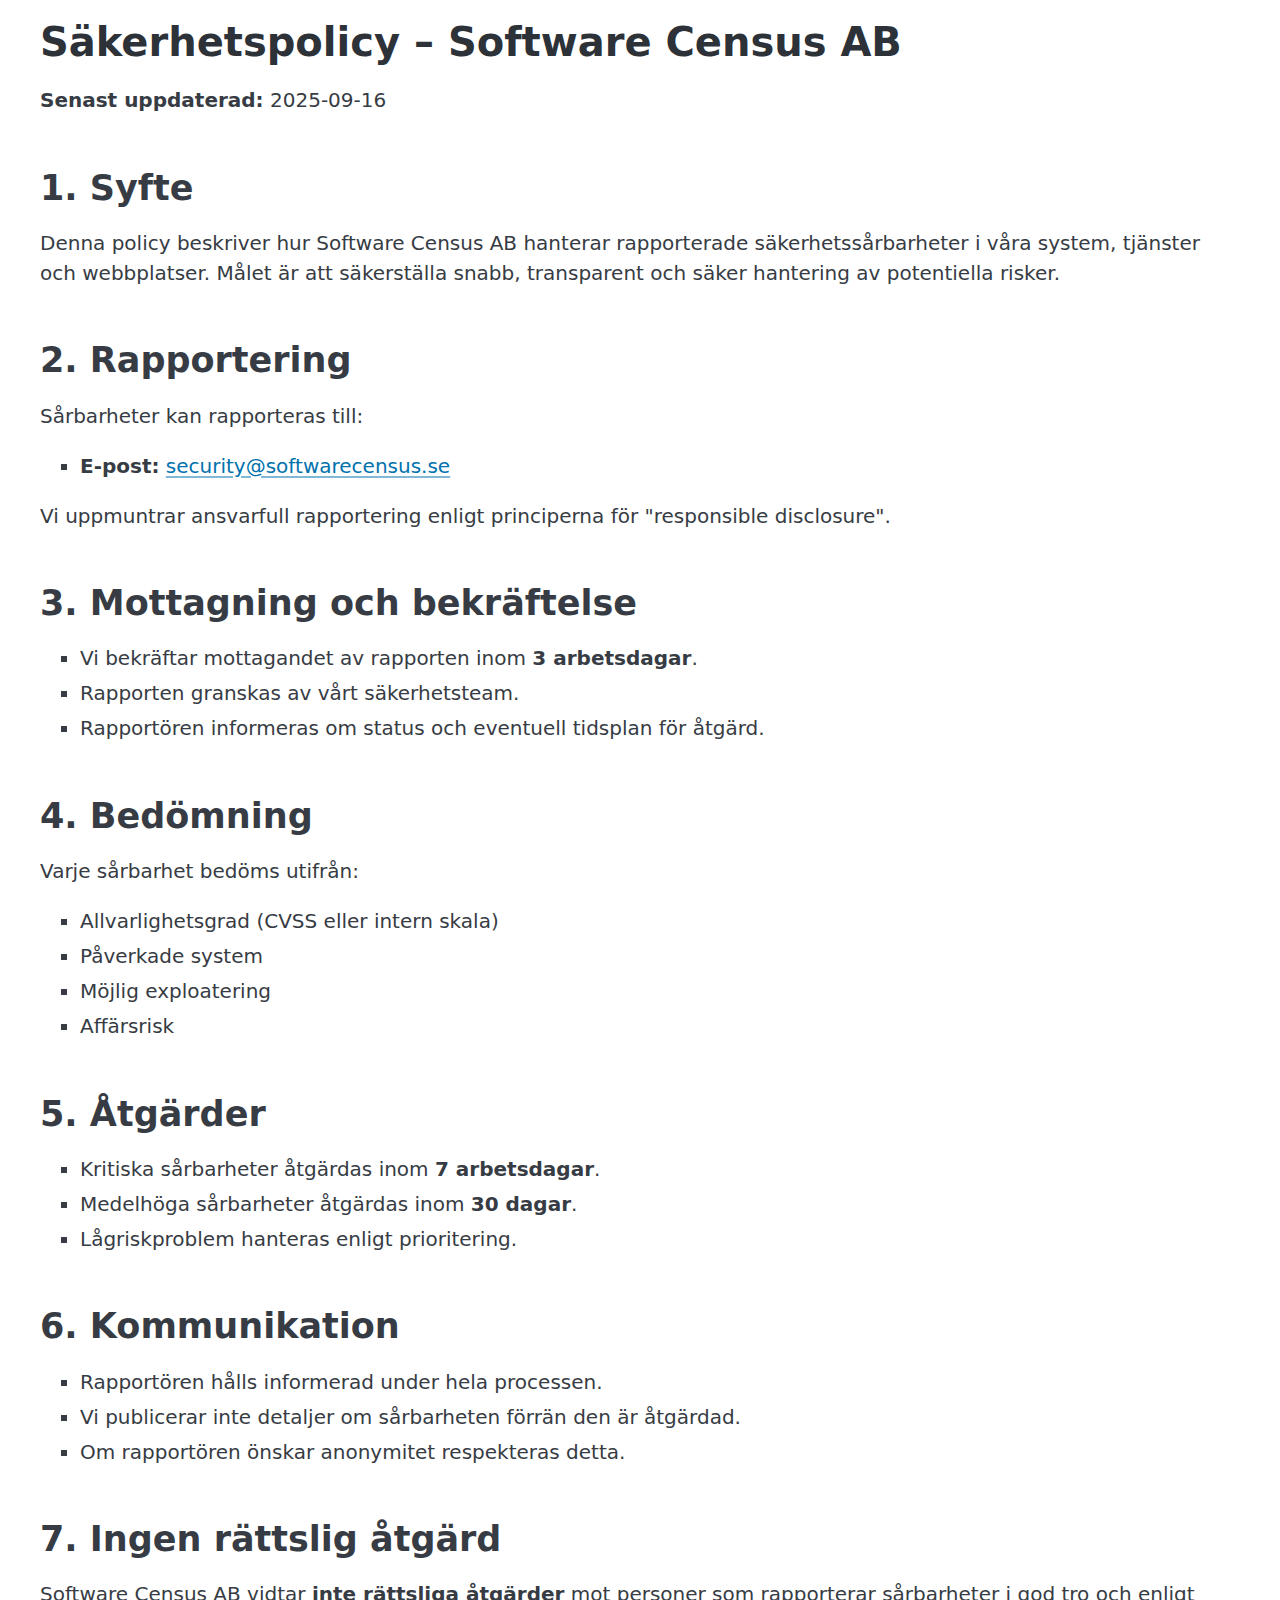
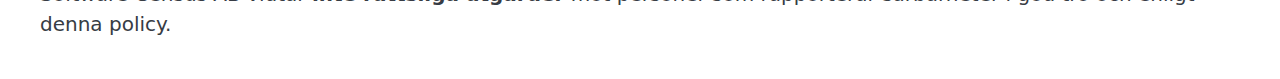
<file: security-policy.html>
<!DOCTYPE html>
<html lang="sv">
<head>
  <meta charset="UTF-8">
  <meta name="viewport" content="width=device-width, initial-scale=1">
  <title>Säkerhetspolicy – Software Census</title>
  <link rel="stylesheet" href="css/pico.min.css">
</head>
  <body>
    <main class="container">

      <h1>Säkerhetspolicy – Software Census AB</h1>
        <p><strong>Senast uppdaterad:</strong> 2025-09-16</p>

        <h2>1. Syfte</h2>
        <p>Denna policy beskriver hur Software Census AB hanterar rapporterade säkerhetssårbarheter i våra system, tjänster och webbplatser. Målet är att säkerställa snabb, transparent och säker hantering av potentiella risker.</p>

        <h2>2. Rapportering</h2>
        <p>Sårbarheter kan rapporteras till:</p>
        <ul>
          <li><strong>E-post:</strong> <a href="mailto:security@softwarecensus.se">security@softwarecensus.se</a></li>
        </ul>
        <p>Vi uppmuntrar ansvarfull rapportering enligt principerna för "responsible disclosure".</p>

        <h2>3. Mottagning och bekräftelse</h2>
        <ul>
          <li>Vi bekräftar mottagandet av rapporten inom <strong>3 arbetsdagar</strong>.</li>
          <li>Rapporten granskas av vårt säkerhetsteam.</li>
          <li>Rapportören informeras om status och eventuell tidsplan för åtgärd.</li>
        </ul>

        <h2>4. Bedömning</h2>
        <p>Varje sårbarhet bedöms utifrån:</p>
        <ul>
          <li>Allvarlighetsgrad (CVSS eller intern skala)</li>
          <li>Påverkade system</li>
          <li>Möjlig exploatering</li>
          <li>Affärsrisk</li>
        </ul>

        <h2>5. Åtgärder</h2>
        <ul>
          <li>Kritiska sårbarheter åtgärdas inom <strong>7 arbetsdagar</strong>.</li>
          <li>Medelhöga sårbarheter åtgärdas inom <strong>30 dagar</strong>.</li>
          <li>Lågriskproblem hanteras enligt prioritering.</li>
        </ul>

        <h2>6. Kommunikation</h2>
        <ul>
          <li>Rapportören hålls informerad under hela processen.</li>
          <li>Vi publicerar inte detaljer om sårbarheten förrän den är åtgärdad.</li>
          <li>Om rapportören önskar anonymitet respekteras detta.</li>
        </ul>

        <h2>7. Ingen rättslig åtgärd</h2>
        <p>Software Census AB vidtar <strong>inte rättsliga åtgärder</strong> mot personer som rapporterar sårbarheter i god tro och enligt denna policy.</p>

    </main>
  </body>
</html>
</file>
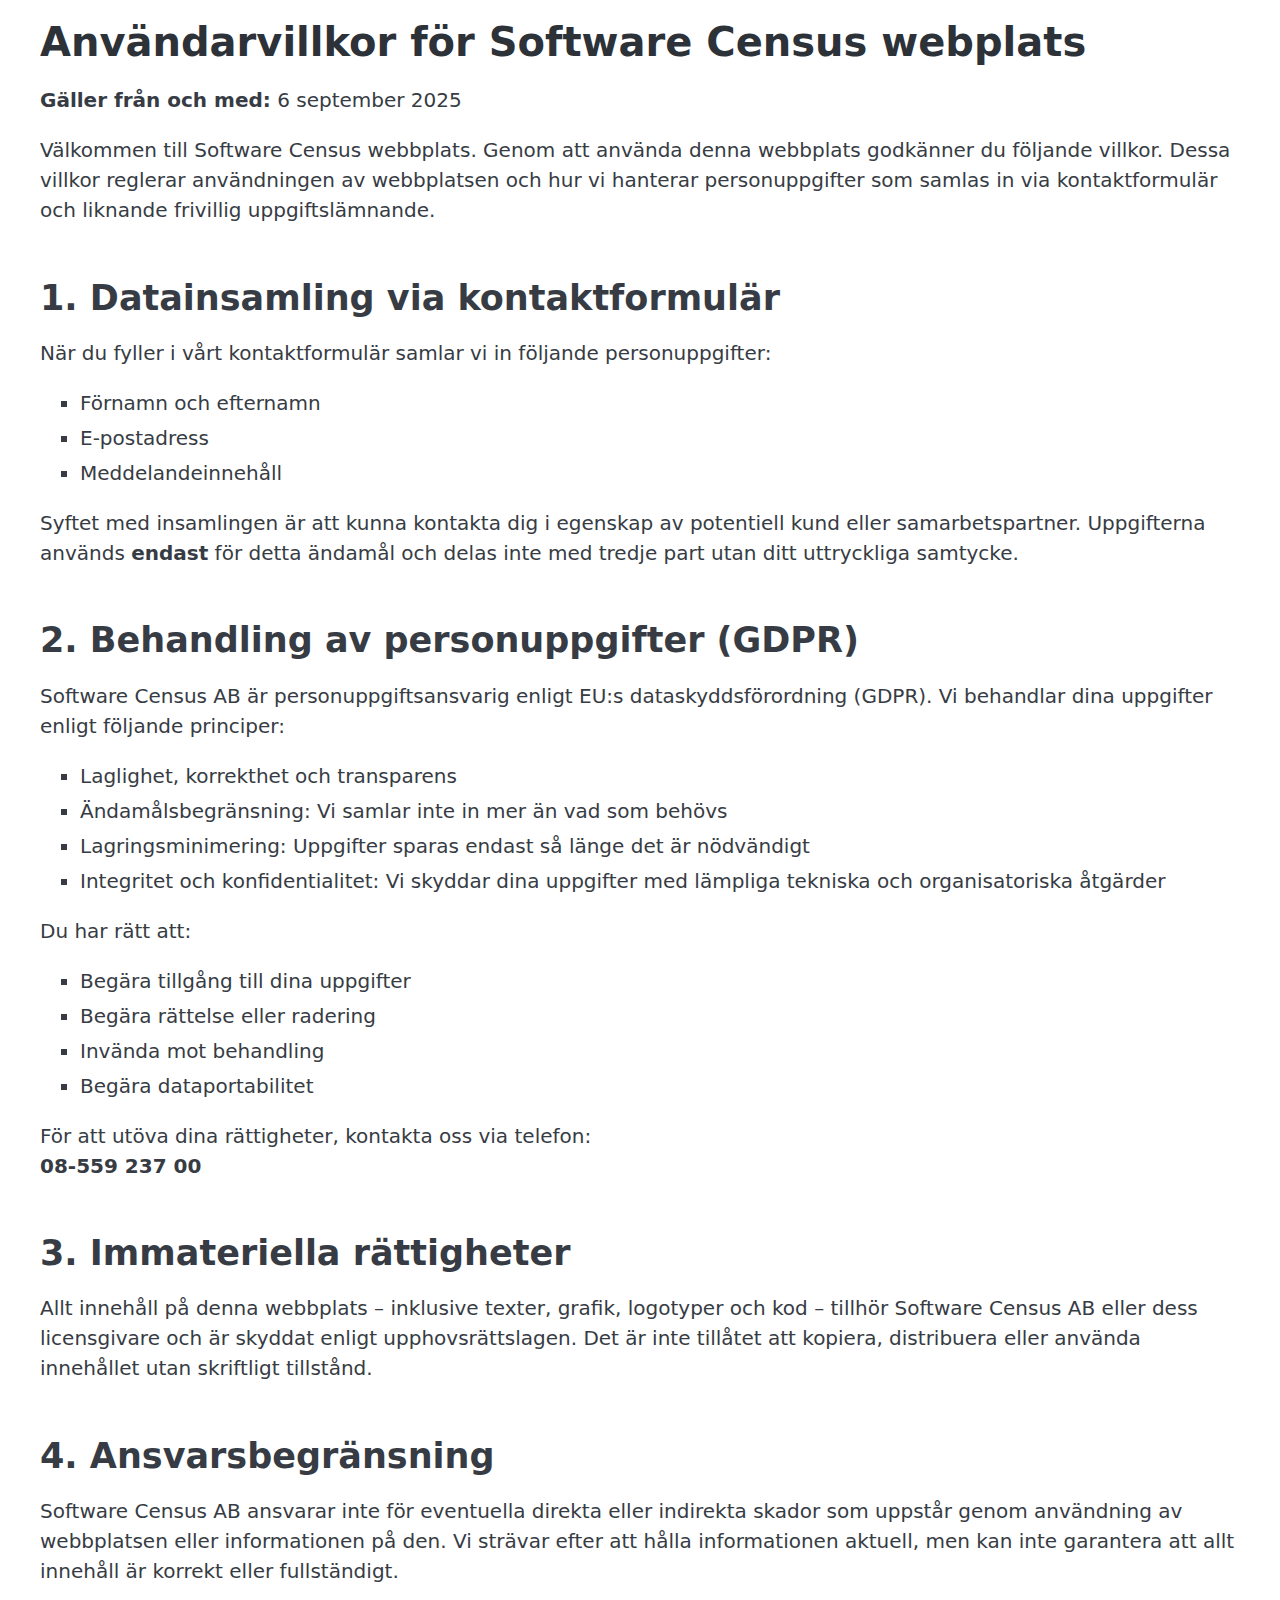
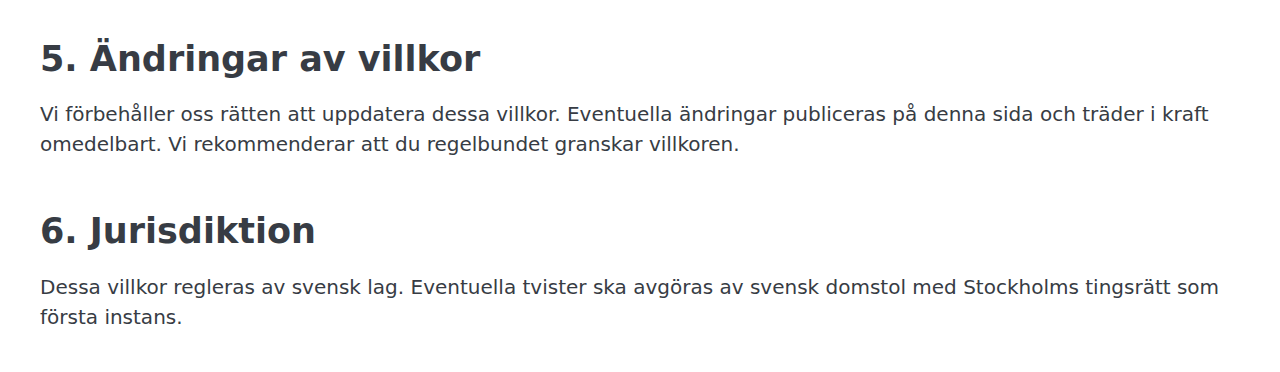
<file: terms.html>
<!DOCTYPE html>
<html lang="sv">
<head>
  <meta charset="UTF-8">
  <meta name="viewport" content="width=device-width, initial-scale=1">
  <title>Användarvillkor – Software Census</title>
  <link rel="stylesheet" href="css/pico.min.css">
</head>
  <body>
    <main class="container">
      <h1>Användarvillkor för Software Census webplats</h1>
      <p><strong>Gäller från och med:</strong> 6 september 2025</p>

      <p>Välkommen till Software Census webbplats. Genom att använda denna webbplats godkänner du följande villkor. Dessa villkor reglerar användningen av webbplatsen och hur vi hanterar personuppgifter som samlas in via kontaktformulär och liknande frivillig uppgiftslämnande.</p>

      <h2>1. Datainsamling via kontaktformulär</h2>
      <p>När du fyller i vårt kontaktformulär samlar vi in följande personuppgifter:</p>
      <ul>
        <li>Förnamn och efternamn</li>
        <li>E-postadress</li>
        <li>Meddelandeinnehåll</li>
      </ul>
      <p>Syftet med insamlingen är att kunna kontakta dig i egenskap av potentiell kund eller samarbetspartner. Uppgifterna används <strong>endast</strong> för detta ändamål och delas inte med tredje part utan ditt uttryckliga samtycke.</p>

      <h2>2. Behandling av personuppgifter (GDPR)</h2>
      <p>Software Census AB är personuppgiftsansvarig enligt EU:s dataskyddsförordning (GDPR). Vi behandlar dina uppgifter enligt följande principer:</p>
      <ul>
        <li>Laglighet, korrekthet och transparens</li>
        <li>Ändamålsbegränsning: Vi samlar inte in mer än vad som behövs</li>
        <li>Lagringsminimering: Uppgifter sparas endast så länge det är nödvändigt</li>
        <li>Integritet och konfidentialitet: Vi skyddar dina uppgifter med lämpliga tekniska och organisatoriska åtgärder</li>
      </ul>
      <p>Du har rätt att:</p>
      <ul>
        <li>Begära tillgång till dina uppgifter</li>
        <li>Begära rättelse eller radering</li>
        <li>Invända mot behandling</li>
        <li>Begära dataportabilitet</li>
      </ul>
      <p>För att utöva dina rättigheter, kontakta oss via telefon:
        <br><b>08-559 237 00</b>
      </p>

      <h2>3. Immateriella rättigheter</h2>
      <p>Allt innehåll på denna webbplats – inklusive texter, grafik, logotyper och kod – tillhör Software Census AB eller dess licensgivare och är skyddat enligt upphovsrättslagen. Det är inte tillåtet att kopiera, distribuera eller använda innehållet utan skriftligt tillstånd.</p>

      <h2>4. Ansvarsbegränsning</h2>
      <p>Software Census AB ansvarar inte för eventuella direkta eller indirekta skador som uppstår genom användning av webbplatsen eller informationen på den. Vi strävar efter att hålla informationen aktuell, men kan inte garantera att allt innehåll är korrekt eller fullständigt.</p>

      <h2>5. Ändringar av villkor</h2>
      <p>Vi förbehåller oss rätten att uppdatera dessa villkor. Eventuella ändringar publiceras på denna sida och träder i kraft omedelbart. Vi rekommenderar att du regelbundet granskar villkoren.</p>

      <h2>6. Jurisdiktion</h2>
      <p>Dessa villkor regleras av svensk lag. Eventuella tvister ska avgöras av svensk domstol med Stockholms tingsrätt som första instans.</p>
    </main>
  </body>
</html>
</file>
<file: css/pico.min.css>
@charset "UTF-8";/*!
 * Pico CSS ✨ v2.1.1 (https://picocss.com)
 * Copyright 2019-2025 - Licensed under MIT
 */:host,:root{--pico-font-family-emoji:"Apple Color Emoji","Segoe UI Emoji","Segoe UI Symbol","Noto Color Emoji";--pico-font-family-sans-serif:system-ui,"Segoe UI",Roboto,Oxygen,Ubuntu,Cantarell,Helvetica,Arial,"Helvetica Neue",sans-serif,var(--pico-font-family-emoji);--pico-font-family-monospace:ui-monospace,SFMono-Regular,"SF Mono",Menlo,Consolas,"Liberation Mono",monospace,var(--pico-font-family-emoji);--pico-font-family:var(--pico-font-family-sans-serif);--pico-line-height:1.5;--pico-font-weight:400;--pico-font-size:100%;--pico-text-underline-offset:0.1rem;--pico-border-radius:0.25rem;--pico-border-width:0.0625rem;--pico-outline-width:0.125rem;--pico-transition:0.2s ease-in-out;--pico-spacing:1rem;--pico-typography-spacing-vertical:1rem;--pico-block-spacing-vertical:var(--pico-spacing);--pico-block-spacing-horizontal:var(--pico-spacing);--pico-grid-column-gap:var(--pico-spacing);--pico-grid-row-gap:var(--pico-spacing);--pico-form-element-spacing-vertical:0.75rem;--pico-form-element-spacing-horizontal:1rem;--pico-group-box-shadow:0 0 0 rgba(0, 0, 0, 0);--pico-group-box-shadow-focus-with-button:0 0 0 var(--pico-outline-width) var(--pico-primary-focus);--pico-group-box-shadow-focus-with-input:0 0 0 0.0625rem var(--pico-form-element-border-color);--pico-modal-overlay-backdrop-filter:blur(0.375rem);--pico-nav-element-spacing-vertical:1rem;--pico-nav-element-spacing-horizontal:0.5rem;--pico-nav-link-spacing-vertical:0.5rem;--pico-nav-link-spacing-horizontal:0.5rem;--pico-nav-breadcrumb-divider:">";--pico-icon-checkbox:url("data:image/svg+xml,%3Csvg xmlns='http://www.w3.org/2000/svg' width='24' height='24' viewBox='0 0 24 24' fill='none' stroke='rgb(255, 255, 255)' stroke-width='4' stroke-linecap='round' stroke-linejoin='round'%3E%3Cpolyline points='20 6 9 17 4 12'%3E%3C/polyline%3E%3C/svg%3E");--pico-icon-minus:url("data:image/svg+xml,%3Csvg xmlns='http://www.w3.org/2000/svg' width='24' height='24' viewBox='0 0 24 24' fill='none' stroke='rgb(255, 255, 255)' stroke-width='4' stroke-linecap='round' stroke-linejoin='round'%3E%3Cline x1='5' y1='12' x2='19' y2='12'%3E%3C/line%3E%3C/svg%3E");--pico-icon-chevron:url("data:image/svg+xml,%3Csvg xmlns='http://www.w3.org/2000/svg' width='24' height='24' viewBox='0 0 24 24' fill='none' stroke='rgb(136, 145, 164)' stroke-width='2' stroke-linecap='round' stroke-linejoin='round'%3E%3Cpolyline points='6 9 12 15 18 9'%3E%3C/polyline%3E%3C/svg%3E");--pico-icon-date:url("data:image/svg+xml,%3Csvg xmlns='http://www.w3.org/2000/svg' width='24' height='24' viewBox='0 0 24 24' fill='none' stroke='rgb(136, 145, 164)' stroke-width='2' stroke-linecap='round' stroke-linejoin='round'%3E%3Crect x='3' y='4' width='18' height='18' rx='2' ry='2'%3E%3C/rect%3E%3Cline x1='16' y1='2' x2='16' y2='6'%3E%3C/line%3E%3Cline x1='8' y1='2' x2='8' y2='6'%3E%3C/line%3E%3Cline x1='3' y1='10' x2='21' y2='10'%3E%3C/line%3E%3C/svg%3E");--pico-icon-time:url("data:image/svg+xml,%3Csvg xmlns='http://www.w3.org/2000/svg' width='24' height='24' viewBox='0 0 24 24' fill='none' stroke='rgb(136, 145, 164)' stroke-width='2' stroke-linecap='round' stroke-linejoin='round'%3E%3Ccircle cx='12' cy='12' r='10'%3E%3C/circle%3E%3Cpolyline points='12 6 12 12 16 14'%3E%3C/polyline%3E%3C/svg%3E");--pico-icon-search:url("data:image/svg+xml,%3Csvg xmlns='http://www.w3.org/2000/svg' width='24' height='24' viewBox='0 0 24 24' fill='none' stroke='rgb(136, 145, 164)' stroke-width='1.5' stroke-linecap='round' stroke-linejoin='round'%3E%3Ccircle cx='11' cy='11' r='8'%3E%3C/circle%3E%3Cline x1='21' y1='21' x2='16.65' y2='16.65'%3E%3C/line%3E%3C/svg%3E");--pico-icon-close:url("data:image/svg+xml,%3Csvg xmlns='http://www.w3.org/2000/svg' width='24' height='24' viewBox='0 0 24 24' fill='none' stroke='rgb(136, 145, 164)' stroke-width='3' stroke-linecap='round' stroke-linejoin='round'%3E%3Cline x1='18' y1='6' x2='6' y2='18'%3E%3C/line%3E%3Cline x1='6' y1='6' x2='18' y2='18'%3E%3C/line%3E%3C/svg%3E");--pico-icon-loading:url("data:image/svg+xml,%3Csvg fill='none' height='24' width='24' viewBox='0 0 24 24' xmlns='http://www.w3.org/2000/svg' %3E%3Cstyle%3E g %7B animation: rotate 2s linear infinite; transform-origin: center center; %7D circle %7B stroke-dasharray: 75,100; stroke-dashoffset: -5; animation: dash 1.5s ease-in-out infinite; stroke-linecap: round; %7D @keyframes rotate %7B 0%25 %7B transform: rotate(0deg); %7D 100%25 %7B transform: rotate(360deg); %7D %7D @keyframes dash %7B 0%25 %7B stroke-dasharray: 1,100; stroke-dashoffset: 0; %7D 50%25 %7B stroke-dasharray: 44.5,100; stroke-dashoffset: -17.5; %7D 100%25 %7B stroke-dasharray: 44.5,100; stroke-dashoffset: -62; %7D %7D %3C/style%3E%3Cg%3E%3Ccircle cx='12' cy='12' r='10' fill='none' stroke='rgb(136, 145, 164)' stroke-width='4' /%3E%3C/g%3E%3C/svg%3E")}@media (min-width:576px){:host,:root{--pico-font-size:106.25%}}@media (min-width:768px){:host,:root{--pico-font-size:112.5%}}@media (min-width:1024px){:host,:root{--pico-font-size:118.75%}}@media (min-width:1280px){:host,:root{--pico-font-size:125%}}@media (min-width:1536px){:host,:root{--pico-font-size:131.25%}}a{--pico-text-decoration:underline}a.contrast,a.secondary{--pico-text-decoration:underline}small{--pico-font-size:0.875em}h1,h2,h3,h4,h5,h6{--pico-font-weight:700}h1{--pico-font-size:2rem;--pico-line-height:1.125;--pico-typography-spacing-top:3rem}h2{--pico-font-size:1.75rem;--pico-line-height:1.15;--pico-typography-spacing-top:2.625rem}h3{--pico-font-size:1.5rem;--pico-line-height:1.175;--pico-typography-spacing-top:2.25rem}h4{--pico-font-size:1.25rem;--pico-line-height:1.2;--pico-typography-spacing-top:1.874rem}h5{--pico-font-size:1.125rem;--pico-line-height:1.225;--pico-typography-spacing-top:1.6875rem}h6{--pico-font-size:1rem;--pico-line-height:1.25;--pico-typography-spacing-top:1.5rem}tfoot td,tfoot th,thead td,thead th{--pico-font-weight:600;--pico-border-width:0.1875rem}code,kbd,pre,samp{--pico-font-family:var(--pico-font-family-monospace)}kbd{--pico-font-weight:bolder}:where(select,textarea),input:not([type=submit],[type=button],[type=reset],[type=checkbox],[type=radio],[type=file]){--pico-outline-width:0.0625rem}[type=search]{--pico-border-radius:5rem}[type=checkbox],[type=radio]{--pico-border-width:0.125rem}[type=checkbox][role=switch]{--pico-border-width:0.1875rem}details.dropdown summary:not([role=button]){--pico-outline-width:0.0625rem}nav details.dropdown summary:focus-visible{--pico-outline-width:0.125rem}[role=search]{--pico-border-radius:5rem}[role=group]:has(button.secondary:focus,[type=submit].secondary:focus,[type=button].secondary:focus,[role=button].secondary:focus),[role=search]:has(button.secondary:focus,[type=submit].secondary:focus,[type=button].secondary:focus,[role=button].secondary:focus){--pico-group-box-shadow-focus-with-button:0 0 0 var(--pico-outline-width) var(--pico-secondary-focus)}[role=group]:has(button.contrast:focus,[type=submit].contrast:focus,[type=button].contrast:focus,[role=button].contrast:focus),[role=search]:has(button.contrast:focus,[type=submit].contrast:focus,[type=button].contrast:focus,[role=button].contrast:focus){--pico-group-box-shadow-focus-with-button:0 0 0 var(--pico-outline-width) var(--pico-contrast-focus)}[role=group] [role=button],[role=group] [type=button],[role=group] [type=submit],[role=group] button,[role=search] [role=button],[role=search] [type=button],[role=search] [type=submit],[role=search] button{--pico-form-element-spacing-horizontal:2rem}details summary[role=button]:not(.outline)::after{filter:brightness(0) invert(1)}[aria-busy=true]:not(input,select,textarea):is(button,[type=submit],[type=button],[type=reset],[role=button]):not(.outline)::before{filter:brightness(0) invert(1)}:host(:not([data-theme=dark])),:root:not([data-theme=dark]),[data-theme=light]{color-scheme:light;--pico-background-color:#fff;--pico-color:#373c44;--pico-text-selection-color:rgba(2, 154, 232, 0.25);--pico-muted-color:#646b79;--pico-muted-border-color:rgb(231, 234, 239.5);--pico-primary:#0172ad;--pico-primary-background:#0172ad;--pico-primary-border:var(--pico-primary-background);--pico-primary-underline:rgba(1, 114, 173, 0.5);--pico-primary-hover:#015887;--pico-primary-hover-background:#02659a;--pico-primary-hover-border:var(--pico-primary-hover-background);--pico-primary-hover-underline:var(--pico-primary-hover);--pico-primary-focus:rgba(2, 154, 232, 0.5);--pico-primary-inverse:#fff;--pico-secondary:#5d6b89;--pico-secondary-background:#525f7a;--pico-secondary-border:var(--pico-secondary-background);--pico-secondary-underline:rgba(93, 107, 137, 0.5);--pico-secondary-hover:#48536b;--pico-secondary-hover-background:#48536b;--pico-secondary-hover-border:var(--pico-secondary-hover-background);--pico-secondary-hover-underline:var(--pico-secondary-hover);--pico-secondary-focus:rgba(93, 107, 137, 0.25);--pico-secondary-inverse:#fff;--pico-contrast:#181c25;--pico-contrast-background:#181c25;--pico-contrast-border:var(--pico-contrast-background);--pico-contrast-underline:rgba(24, 28, 37, 0.5);--pico-contrast-hover:#000;--pico-contrast-hover-background:#000;--pico-contrast-hover-border:var(--pico-contrast-hover-background);--pico-contrast-hover-underline:var(--pico-secondary-hover);--pico-contrast-focus:rgba(93, 107, 137, 0.25);--pico-contrast-inverse:#fff;--pico-box-shadow:0.0145rem 0.029rem 0.174rem rgba(129, 145, 181, 0.01698),0.0335rem 0.067rem 0.402rem rgba(129, 145, 181, 0.024),0.0625rem 0.125rem 0.75rem rgba(129, 145, 181, 0.03),0.1125rem 0.225rem 1.35rem rgba(129, 145, 181, 0.036),0.2085rem 0.417rem 2.502rem rgba(129, 145, 181, 0.04302),0.5rem 1rem 6rem rgba(129, 145, 181, 0.06),0 0 0 0.0625rem rgba(129, 145, 181, 0.015);--pico-h1-color:#2d3138;--pico-h2-color:#373c44;--pico-h3-color:#424751;--pico-h4-color:#4d535e;--pico-h5-color:#5c6370;--pico-h6-color:#646b79;--pico-mark-background-color:rgb(252.5, 230.5, 191.5);--pico-mark-color:#0f1114;--pico-ins-color:rgb(28.5, 105.5, 84);--pico-del-color:rgb(136, 56.5, 53);--pico-blockquote-border-color:var(--pico-muted-border-color);--pico-blockquote-footer-color:var(--pico-muted-color);--pico-button-box-shadow:0 0 0 rgba(0, 0, 0, 0);--pico-button-hover-box-shadow:0 0 0 rgba(0, 0, 0, 0);--pico-table-border-color:var(--pico-muted-border-color);--pico-table-row-stripped-background-color:rgba(111, 120, 135, 0.0375);--pico-code-background-color:rgb(243, 244.5, 246.75);--pico-code-color:#646b79;--pico-code-kbd-background-color:var(--pico-color);--pico-code-kbd-color:var(--pico-background-color);--pico-form-element-background-color:rgb(251, 251.5, 252.25);--pico-form-element-selected-background-color:#dfe3eb;--pico-form-element-border-color:#cfd5e2;--pico-form-element-color:#23262c;--pico-form-element-placeholder-color:var(--pico-muted-color);--pico-form-element-active-background-color:#fff;--pico-form-element-active-border-color:var(--pico-primary-border);--pico-form-element-focus-color:var(--pico-primary-border);--pico-form-element-disabled-opacity:0.5;--pico-form-element-invalid-border-color:rgb(183.5, 105.5, 106.5);--pico-form-element-invalid-active-border-color:rgb(200.25, 79.25, 72.25);--pico-form-element-invalid-focus-color:var(--pico-form-element-invalid-active-border-color);--pico-form-element-valid-border-color:rgb(76, 154.5, 137.5);--pico-form-element-valid-active-border-color:rgb(39, 152.75, 118.75);--pico-form-element-valid-focus-color:var(--pico-form-element-valid-active-border-color);--pico-switch-background-color:#bfc7d9;--pico-switch-checked-background-color:var(--pico-primary-background);--pico-switch-color:#fff;--pico-switch-thumb-box-shadow:0 0 0 rgba(0, 0, 0, 0);--pico-range-border-color:#dfe3eb;--pico-range-active-border-color:#bfc7d9;--pico-range-thumb-border-color:var(--pico-background-color);--pico-range-thumb-color:var(--pico-secondary-background);--pico-range-thumb-active-color:var(--pico-primary-background);--pico-accordion-border-color:var(--pico-muted-border-color);--pico-accordion-active-summary-color:var(--pico-primary-hover);--pico-accordion-close-summary-color:var(--pico-color);--pico-accordion-open-summary-color:var(--pico-muted-color);--pico-card-background-color:var(--pico-background-color);--pico-card-border-color:var(--pico-muted-border-color);--pico-card-box-shadow:var(--pico-box-shadow);--pico-card-sectioning-background-color:rgb(251, 251.5, 252.25);--pico-dropdown-background-color:#fff;--pico-dropdown-border-color:#eff1f4;--pico-dropdown-box-shadow:var(--pico-box-shadow);--pico-dropdown-color:var(--pico-color);--pico-dropdown-hover-background-color:#eff1f4;--pico-loading-spinner-opacity:0.5;--pico-modal-overlay-background-color:rgba(232, 234, 237, 0.75);--pico-progress-background-color:#dfe3eb;--pico-progress-color:var(--pico-primary-background);--pico-tooltip-background-color:var(--pico-contrast-background);--pico-tooltip-color:var(--pico-contrast-inverse);--pico-icon-valid:url("data:image/svg+xml,%3Csvg xmlns='http://www.w3.org/2000/svg' width='24' height='24' viewBox='0 0 24 24' fill='none' stroke='rgb(76, 154.5, 137.5)' stroke-width='2' stroke-linecap='round' stroke-linejoin='round'%3E%3Cpolyline points='20 6 9 17 4 12'%3E%3C/polyline%3E%3C/svg%3E");--pico-icon-invalid:url("data:image/svg+xml,%3Csvg xmlns='http://www.w3.org/2000/svg' width='24' height='24' viewBox='0 0 24 24' fill='none' stroke='rgb(200.25, 79.25, 72.25)' stroke-width='2' stroke-linecap='round' stroke-linejoin='round'%3E%3Ccircle cx='12' cy='12' r='10'%3E%3C/circle%3E%3Cline x1='12' y1='8' x2='12' y2='12'%3E%3C/line%3E%3Cline x1='12' y1='16' x2='12.01' y2='16'%3E%3C/line%3E%3C/svg%3E")}:host(:not([data-theme=dark])) input:is([type=submit],[type=button],[type=reset],[type=checkbox],[type=radio],[type=file]),:root:not([data-theme=dark]) input:is([type=submit],[type=button],[type=reset],[type=checkbox],[type=radio],[type=file]),[data-theme=light] input:is([type=submit],[type=button],[type=reset],[type=checkbox],[type=radio],[type=file]){--pico-form-element-focus-color:var(--pico-primary-focus)}@media only screen and (prefers-color-scheme:dark){:host(:not([data-theme])),:root:not([data-theme]){color-scheme:dark;--pico-background-color:rgb(19, 22.5, 30.5);--pico-color:#c2c7d0;--pico-text-selection-color:rgba(1, 170, 255, 0.1875);--pico-muted-color:#7b8495;--pico-muted-border-color:#202632;--pico-primary:#01aaff;--pico-primary-background:#0172ad;--pico-primary-border:var(--pico-primary-background);--pico-primary-underline:rgba(1, 170, 255, 0.5);--pico-primary-hover:#79c0ff;--pico-primary-hover-background:#017fc0;--pico-primary-hover-border:var(--pico-primary-hover-background);--pico-primary-hover-underline:var(--pico-primary-hover);--pico-primary-focus:rgba(1, 170, 255, 0.375);--pico-primary-inverse:#fff;--pico-secondary:#969eaf;--pico-secondary-background:#525f7a;--pico-secondary-border:var(--pico-secondary-background);--pico-secondary-underline:rgba(150, 158, 175, 0.5);--pico-secondary-hover:#b3b9c5;--pico-secondary-hover-background:#5d6b89;--pico-secondary-hover-border:var(--pico-secondary-hover-background);--pico-secondary-hover-underline:var(--pico-secondary-hover);--pico-secondary-focus:rgba(144, 158, 190, 0.25);--pico-secondary-inverse:#fff;--pico-contrast:#dfe3eb;--pico-contrast-background:#eff1f4;--pico-contrast-border:var(--pico-contrast-background);--pico-contrast-underline:rgba(223, 227, 235, 0.5);--pico-contrast-hover:#fff;--pico-contrast-hover-background:#fff;--pico-contrast-hover-border:var(--pico-contrast-hover-background);--pico-contrast-hover-underline:var(--pico-contrast-hover);--pico-contrast-focus:rgba(207, 213, 226, 0.25);--pico-contrast-inverse:#000;--pico-box-shadow:0.0145rem 0.029rem 0.174rem rgba(7, 8.5, 12, 0.01698),0.0335rem 0.067rem 0.402rem rgba(7, 8.5, 12, 0.024),0.0625rem 0.125rem 0.75rem rgba(7, 8.5, 12, 0.03),0.1125rem 0.225rem 1.35rem rgba(7, 8.5, 12, 0.036),0.2085rem 0.417rem 2.502rem rgba(7, 8.5, 12, 0.04302),0.5rem 1rem 6rem rgba(7, 8.5, 12, 0.06),0 0 0 0.0625rem rgba(7, 8.5, 12, 0.015);--pico-h1-color:#f0f1f3;--pico-h2-color:#e0e3e7;--pico-h3-color:#c2c7d0;--pico-h4-color:#b3b9c5;--pico-h5-color:#a4acba;--pico-h6-color:#8891a4;--pico-mark-background-color:#014063;--pico-mark-color:#fff;--pico-ins-color:#62af9a;--pico-del-color:rgb(205.5, 126, 123);--pico-blockquote-border-color:var(--pico-muted-border-color);--pico-blockquote-footer-color:var(--pico-muted-color);--pico-button-box-shadow:0 0 0 rgba(0, 0, 0, 0);--pico-button-hover-box-shadow:0 0 0 rgba(0, 0, 0, 0);--pico-table-border-color:var(--pico-muted-border-color);--pico-table-row-stripped-background-color:rgba(111, 120, 135, 0.0375);--pico-code-background-color:rgb(26, 30.5, 40.25);--pico-code-color:#8891a4;--pico-code-kbd-background-color:var(--pico-color);--pico-code-kbd-color:var(--pico-background-color);--pico-form-element-background-color:rgb(28, 33, 43.5);--pico-form-element-selected-background-color:#2a3140;--pico-form-element-border-color:#2a3140;--pico-form-element-color:#e0e3e7;--pico-form-element-placeholder-color:#8891a4;--pico-form-element-active-background-color:rgb(26, 30.5, 40.25);--pico-form-element-active-border-color:var(--pico-primary-border);--pico-form-element-focus-color:var(--pico-primary-border);--pico-form-element-disabled-opacity:0.5;--pico-form-element-invalid-border-color:rgb(149.5, 74, 80);--pico-form-element-invalid-active-border-color:rgb(183.25, 63.5, 59);--pico-form-element-invalid-focus-color:var(--pico-form-element-invalid-active-border-color);--pico-form-element-valid-border-color:#2a7b6f;--pico-form-element-valid-active-border-color:rgb(22, 137, 105.5);--pico-form-element-valid-focus-color:var(--pico-form-element-valid-active-border-color);--pico-switch-background-color:#333c4e;--pico-switch-checked-background-color:var(--pico-primary-background);--pico-switch-color:#fff;--pico-switch-thumb-box-shadow:0 0 0 rgba(0, 0, 0, 0);--pico-range-border-color:#202632;--pico-range-active-border-color:#2a3140;--pico-range-thumb-border-color:var(--pico-background-color);--pico-range-thumb-color:var(--pico-secondary-background);--pico-range-thumb-active-color:var(--pico-primary-background);--pico-accordion-border-color:var(--pico-muted-border-color);--pico-accordion-active-summary-color:var(--pico-primary-hover);--pico-accordion-close-summary-color:var(--pico-color);--pico-accordion-open-summary-color:var(--pico-muted-color);--pico-card-background-color:#181c25;--pico-card-border-color:var(--pico-card-background-color);--pico-card-box-shadow:var(--pico-box-shadow);--pico-card-sectioning-background-color:rgb(26, 30.5, 40.25);--pico-dropdown-background-color:#181c25;--pico-dropdown-border-color:#202632;--pico-dropdown-box-shadow:var(--pico-box-shadow);--pico-dropdown-color:var(--pico-color);--pico-dropdown-hover-background-color:#202632;--pico-loading-spinner-opacity:0.5;--pico-modal-overlay-background-color:rgba(7.5, 8.5, 10, 0.75);--pico-progress-background-color:#202632;--pico-progress-color:var(--pico-primary-background);--pico-tooltip-background-color:var(--pico-contrast-background);--pico-tooltip-color:var(--pico-contrast-inverse);--pico-icon-valid:url("data:image/svg+xml,%3Csvg xmlns='http://www.w3.org/2000/svg' width='24' height='24' viewBox='0 0 24 24' fill='none' stroke='rgb(42, 123, 111)' stroke-width='2' stroke-linecap='round' stroke-linejoin='round'%3E%3Cpolyline points='20 6 9 17 4 12'%3E%3C/polyline%3E%3C/svg%3E");--pico-icon-invalid:url("data:image/svg+xml,%3Csvg xmlns='http://www.w3.org/2000/svg' width='24' height='24' viewBox='0 0 24 24' fill='none' stroke='rgb(149.5, 74, 80)' stroke-width='2' stroke-linecap='round' stroke-linejoin='round'%3E%3Ccircle cx='12' cy='12' r='10'%3E%3C/circle%3E%3Cline x1='12' y1='8' x2='12' y2='12'%3E%3C/line%3E%3Cline x1='12' y1='16' x2='12.01' y2='16'%3E%3C/line%3E%3C/svg%3E")}:host(:not([data-theme])) input:is([type=submit],[type=button],[type=reset],[type=checkbox],[type=radio],[type=file]),:root:not([data-theme]) input:is([type=submit],[type=button],[type=reset],[type=checkbox],[type=radio],[type=file]){--pico-form-element-focus-color:var(--pico-primary-focus)}:host(:not([data-theme])) details summary[role=button].contrast:not(.outline)::after,:root:not([data-theme]) details summary[role=button].contrast:not(.outline)::after{filter:brightness(0)}:host(:not([data-theme])) [aria-busy=true]:not(input,select,textarea).contrast:is(button,[type=submit],[type=button],[type=reset],[role=button]):not(.outline)::before,:root:not([data-theme]) [aria-busy=true]:not(input,select,textarea).contrast:is(button,[type=submit],[type=button],[type=reset],[role=button]):not(.outline)::before{filter:brightness(0)}}[data-theme=dark]{color-scheme:dark;--pico-background-color:rgb(19, 22.5, 30.5);--pico-color:#c2c7d0;--pico-text-selection-color:rgba(1, 170, 255, 0.1875);--pico-muted-color:#7b8495;--pico-muted-border-color:#202632;--pico-primary:#01aaff;--pico-primary-background:#0172ad;--pico-primary-border:var(--pico-primary-background);--pico-primary-underline:rgba(1, 170, 255, 0.5);--pico-primary-hover:#79c0ff;--pico-primary-hover-background:#017fc0;--pico-primary-hover-border:var(--pico-primary-hover-background);--pico-primary-hover-underline:var(--pico-primary-hover);--pico-primary-focus:rgba(1, 170, 255, 0.375);--pico-primary-inverse:#fff;--pico-secondary:#969eaf;--pico-secondary-background:#525f7a;--pico-secondary-border:var(--pico-secondary-background);--pico-secondary-underline:rgba(150, 158, 175, 0.5);--pico-secondary-hover:#b3b9c5;--pico-secondary-hover-background:#5d6b89;--pico-secondary-hover-border:var(--pico-secondary-hover-background);--pico-secondary-hover-underline:var(--pico-secondary-hover);--pico-secondary-focus:rgba(144, 158, 190, 0.25);--pico-secondary-inverse:#fff;--pico-contrast:#dfe3eb;--pico-contrast-background:#eff1f4;--pico-contrast-border:var(--pico-contrast-background);--pico-contrast-underline:rgba(223, 227, 235, 0.5);--pico-contrast-hover:#fff;--pico-contrast-hover-background:#fff;--pico-contrast-hover-border:var(--pico-contrast-hover-background);--pico-contrast-hover-underline:var(--pico-contrast-hover);--pico-contrast-focus:rgba(207, 213, 226, 0.25);--pico-contrast-inverse:#000;--pico-box-shadow:0.0145rem 0.029rem 0.174rem rgba(7, 8.5, 12, 0.01698),0.0335rem 0.067rem 0.402rem rgba(7, 8.5, 12, 0.024),0.0625rem 0.125rem 0.75rem rgba(7, 8.5, 12, 0.03),0.1125rem 0.225rem 1.35rem rgba(7, 8.5, 12, 0.036),0.2085rem 0.417rem 2.502rem rgba(7, 8.5, 12, 0.04302),0.5rem 1rem 6rem rgba(7, 8.5, 12, 0.06),0 0 0 0.0625rem rgba(7, 8.5, 12, 0.015);--pico-h1-color:#f0f1f3;--pico-h2-color:#e0e3e7;--pico-h3-color:#c2c7d0;--pico-h4-color:#b3b9c5;--pico-h5-color:#a4acba;--pico-h6-color:#8891a4;--pico-mark-background-color:#014063;--pico-mark-color:#fff;--pico-ins-color:#62af9a;--pico-del-color:rgb(205.5, 126, 123);--pico-blockquote-border-color:var(--pico-muted-border-color);--pico-blockquote-footer-color:var(--pico-muted-color);--pico-button-box-shadow:0 0 0 rgba(0, 0, 0, 0);--pico-button-hover-box-shadow:0 0 0 rgba(0, 0, 0, 0);--pico-table-border-color:var(--pico-muted-border-color);--pico-table-row-stripped-background-color:rgba(111, 120, 135, 0.0375);--pico-code-background-color:rgb(26, 30.5, 40.25);--pico-code-color:#8891a4;--pico-code-kbd-background-color:var(--pico-color);--pico-code-kbd-color:var(--pico-background-color);--pico-form-element-background-color:rgb(28, 33, 43.5);--pico-form-element-selected-background-color:#2a3140;--pico-form-element-border-color:#2a3140;--pico-form-element-color:#e0e3e7;--pico-form-element-placeholder-color:#8891a4;--pico-form-element-active-background-color:rgb(26, 30.5, 40.25);--pico-form-element-active-border-color:var(--pico-primary-border);--pico-form-element-focus-color:var(--pico-primary-border);--pico-form-element-disabled-opacity:0.5;--pico-form-element-invalid-border-color:rgb(149.5, 74, 80);--pico-form-element-invalid-active-border-color:rgb(183.25, 63.5, 59);--pico-form-element-invalid-focus-color:var(--pico-form-element-invalid-active-border-color);--pico-form-element-valid-border-color:#2a7b6f;--pico-form-element-valid-active-border-color:rgb(22, 137, 105.5);--pico-form-element-valid-focus-color:var(--pico-form-element-valid-active-border-color);--pico-switch-background-color:#333c4e;--pico-switch-checked-background-color:var(--pico-primary-background);--pico-switch-color:#fff;--pico-switch-thumb-box-shadow:0 0 0 rgba(0, 0, 0, 0);--pico-range-border-color:#202632;--pico-range-active-border-color:#2a3140;--pico-range-thumb-border-color:var(--pico-background-color);--pico-range-thumb-color:var(--pico-secondary-background);--pico-range-thumb-active-color:var(--pico-primary-background);--pico-accordion-border-color:var(--pico-muted-border-color);--pico-accordion-active-summary-color:var(--pico-primary-hover);--pico-accordion-close-summary-color:var(--pico-color);--pico-accordion-open-summary-color:var(--pico-muted-color);--pico-card-background-color:#181c25;--pico-card-border-color:var(--pico-card-background-color);--pico-card-box-shadow:var(--pico-box-shadow);--pico-card-sectioning-background-color:rgb(26, 30.5, 40.25);--pico-dropdown-background-color:#181c25;--pico-dropdown-border-color:#202632;--pico-dropdown-box-shadow:var(--pico-box-shadow);--pico-dropdown-color:var(--pico-color);--pico-dropdown-hover-background-color:#202632;--pico-loading-spinner-opacity:0.5;--pico-modal-overlay-background-color:rgba(7.5, 8.5, 10, 0.75);--pico-progress-background-color:#202632;--pico-progress-color:var(--pico-primary-background);--pico-tooltip-background-color:var(--pico-contrast-background);--pico-tooltip-color:var(--pico-contrast-inverse);--pico-icon-valid:url("data:image/svg+xml,%3Csvg xmlns='http://www.w3.org/2000/svg' width='24' height='24' viewBox='0 0 24 24' fill='none' stroke='rgb(42, 123, 111)' stroke-width='2' stroke-linecap='round' stroke-linejoin='round'%3E%3Cpolyline points='20 6 9 17 4 12'%3E%3C/polyline%3E%3C/svg%3E");--pico-icon-invalid:url("data:image/svg+xml,%3Csvg xmlns='http://www.w3.org/2000/svg' width='24' height='24' viewBox='0 0 24 24' fill='none' stroke='rgb(149.5, 74, 80)' stroke-width='2' stroke-linecap='round' stroke-linejoin='round'%3E%3Ccircle cx='12' cy='12' r='10'%3E%3C/circle%3E%3Cline x1='12' y1='8' x2='12' y2='12'%3E%3C/line%3E%3Cline x1='12' y1='16' x2='12.01' y2='16'%3E%3C/line%3E%3C/svg%3E")}[data-theme=dark] input:is([type=submit],[type=button],[type=reset],[type=checkbox],[type=radio],[type=file]){--pico-form-element-focus-color:var(--pico-primary-focus)}[data-theme=dark] details summary[role=button].contrast:not(.outline)::after{filter:brightness(0)}[data-theme=dark] [aria-busy=true]:not(input,select,textarea).contrast:is(button,[type=submit],[type=button],[type=reset],[role=button]):not(.outline)::before{filter:brightness(0)}[type=checkbox],[type=radio],[type=range],progress{accent-color:var(--pico-primary)}*,::after,::before{box-sizing:border-box;background-repeat:no-repeat}::after,::before{text-decoration:inherit;vertical-align:inherit}:where(:host),:where(:root){-webkit-tap-highlight-color:transparent;-webkit-text-size-adjust:100%;-moz-text-size-adjust:100%;text-size-adjust:100%;background-color:var(--pico-background-color);color:var(--pico-color);font-weight:var(--pico-font-weight);font-size:var(--pico-font-size);line-height:var(--pico-line-height);font-family:var(--pico-font-family);text-underline-offset:var(--pico-text-underline-offset);text-rendering:optimizeLegibility;overflow-wrap:break-word;-moz-tab-size:4;-o-tab-size:4;tab-size:4}body{width:100%;margin:0}main{display:block}body>footer,body>header,body>main{padding-block:var(--pico-block-spacing-vertical)}section{margin-bottom:var(--pico-block-spacing-vertical)}.container,.container-fluid{width:100%;margin-right:auto;margin-left:auto;padding-right:var(--pico-spacing);padding-left:var(--pico-spacing)}@media (min-width:576px){.container{max-width:510px;padding-right:0;padding-left:0}}@media (min-width:768px){.container{max-width:700px}}@media (min-width:1024px){.container{max-width:950px}}@media (min-width:1280px){.container{max-width:1200px}}@media (min-width:1536px){.container{max-width:1450px}}.grid{grid-column-gap:var(--pico-grid-column-gap);grid-row-gap:var(--pico-grid-row-gap);display:grid;grid-template-columns:1fr}@media (min-width:768px){.grid{grid-template-columns:repeat(auto-fit,minmax(0%,1fr))}}.grid>*{min-width:0}.overflow-auto{overflow:auto}b,strong{font-weight:bolder}sub,sup{position:relative;font-size:.75em;line-height:0;vertical-align:baseline}sub{bottom:-.25em}sup{top:-.5em}address,blockquote,dl,ol,p,pre,table,ul{margin-top:0;margin-bottom:var(--pico-typography-spacing-vertical);color:var(--pico-color);font-style:normal;font-weight:var(--pico-font-weight)}h1,h2,h3,h4,h5,h6{margin-top:0;margin-bottom:var(--pico-typography-spacing-vertical);color:var(--pico-color);font-weight:var(--pico-font-weight);font-size:var(--pico-font-size);line-height:var(--pico-line-height);font-family:var(--pico-font-family)}h1{--pico-color:var(--pico-h1-color)}h2{--pico-color:var(--pico-h2-color)}h3{--pico-color:var(--pico-h3-color)}h4{--pico-color:var(--pico-h4-color)}h5{--pico-color:var(--pico-h5-color)}h6{--pico-color:var(--pico-h6-color)}:where(article,address,blockquote,dl,figure,form,ol,p,pre,table,ul)~:is(h1,h2,h3,h4,h5,h6){margin-top:var(--pico-typography-spacing-top)}p{margin-bottom:var(--pico-typography-spacing-vertical)}hgroup{margin-bottom:var(--pico-typography-spacing-vertical)}hgroup>*{margin-top:0;margin-bottom:0}hgroup>:not(:first-child):last-child{--pico-color:var(--pico-muted-color);--pico-font-weight:unset;font-size:1rem}:where(ol,ul) li{margin-bottom:calc(var(--pico-typography-spacing-vertical) * .25)}:where(dl,ol,ul) :where(dl,ol,ul){margin:0;margin-top:calc(var(--pico-typography-spacing-vertical) * .25)}ul li{list-style:square}mark{padding:.125rem .25rem;background-color:var(--pico-mark-background-color);color:var(--pico-mark-color);vertical-align:baseline}blockquote{display:block;margin:var(--pico-typography-spacing-vertical) 0;padding:var(--pico-spacing);border-right:none;border-left:.25rem solid var(--pico-blockquote-border-color);border-inline-start:0.25rem solid var(--pico-blockquote-border-color);border-inline-end:none}blockquote footer{margin-top:calc(var(--pico-typography-spacing-vertical) * .5);color:var(--pico-blockquote-footer-color)}abbr[title]{border-bottom:1px dotted;text-decoration:none;cursor:help}ins{color:var(--pico-ins-color);text-decoration:none}del{color:var(--pico-del-color)}::-moz-selection{background-color:var(--pico-text-selection-color)}::selection{background-color:var(--pico-text-selection-color)}:where(a:not([role=button])),[role=link]{--pico-color:var(--pico-primary);--pico-background-color:transparent;--pico-underline:var(--pico-primary-underline);outline:0;background-color:var(--pico-background-color);color:var(--pico-color);-webkit-text-decoration:var(--pico-text-decoration);text-decoration:var(--pico-text-decoration);text-decoration-color:var(--pico-underline);text-underline-offset:0.125em;transition:background-color var(--pico-transition),color var(--pico-transition),box-shadow var(--pico-transition),-webkit-text-decoration var(--pico-transition);transition:background-color var(--pico-transition),color var(--pico-transition),text-decoration var(--pico-transition),box-shadow var(--pico-transition);transition:background-color var(--pico-transition),color var(--pico-transition),text-decoration var(--pico-transition),box-shadow var(--pico-transition),-webkit-text-decoration var(--pico-transition)}:where(a:not([role=button])):is([aria-current]:not([aria-current=false]),:hover,:active,:focus),[role=link]:is([aria-current]:not([aria-current=false]),:hover,:active,:focus){--pico-color:var(--pico-primary-hover);--pico-underline:var(--pico-primary-hover-underline);--pico-text-decoration:underline}:where(a:not([role=button])):focus-visible,[role=link]:focus-visible{box-shadow:0 0 0 var(--pico-outline-width) var(--pico-primary-focus)}:where(a:not([role=button])).secondary,[role=link].secondary{--pico-color:var(--pico-secondary);--pico-underline:var(--pico-secondary-underline)}:where(a:not([role=button])).secondary:is([aria-current]:not([aria-current=false]),:hover,:active,:focus),[role=link].secondary:is([aria-current]:not([aria-current=false]),:hover,:active,:focus){--pico-color:var(--pico-secondary-hover);--pico-underline:var(--pico-secondary-hover-underline)}:where(a:not([role=button])).contrast,[role=link].contrast{--pico-color:var(--pico-contrast);--pico-underline:var(--pico-contrast-underline)}:where(a:not([role=button])).contrast:is([aria-current]:not([aria-current=false]),:hover,:active,:focus),[role=link].contrast:is([aria-current]:not([aria-current=false]),:hover,:active,:focus){--pico-color:var(--pico-contrast-hover);--pico-underline:var(--pico-contrast-hover-underline)}a[role=button]{display:inline-block}button{margin:0;overflow:visible;font-family:inherit;text-transform:none}[type=button],[type=reset],[type=submit],button{-webkit-appearance:button}[role=button],[type=button],[type=file]::file-selector-button,[type=reset],[type=submit],button{--pico-background-color:var(--pico-primary-background);--pico-border-color:var(--pico-primary-border);--pico-color:var(--pico-primary-inverse);--pico-box-shadow:var(--pico-button-box-shadow, 0 0 0 rgba(0, 0, 0, 0));padding:var(--pico-form-element-spacing-vertical) var(--pico-form-element-spacing-horizontal);border:var(--pico-border-width) solid var(--pico-border-color);border-radius:var(--pico-border-radius);outline:0;background-color:var(--pico-background-color);box-shadow:var(--pico-box-shadow);color:var(--pico-color);font-weight:var(--pico-font-weight);font-size:1rem;line-height:var(--pico-line-height);text-align:center;text-decoration:none;cursor:pointer;-webkit-user-select:none;-moz-user-select:none;user-select:none;transition:background-color var(--pico-transition),border-color var(--pico-transition),color var(--pico-transition),box-shadow var(--pico-transition)}[role=button]:is(:hover,:active,:focus),[role=button]:is([aria-current]:not([aria-current=false])),[type=button]:is(:hover,:active,:focus),[type=button]:is([aria-current]:not([aria-current=false])),[type=file]::file-selector-button:is(:hover,:active,:focus),[type=file]::file-selector-button:is([aria-current]:not([aria-current=false])),[type=reset]:is(:hover,:active,:focus),[type=reset]:is([aria-current]:not([aria-current=false])),[type=submit]:is(:hover,:active,:focus),[type=submit]:is([aria-current]:not([aria-current=false])),button:is(:hover,:active,:focus),button:is([aria-current]:not([aria-current=false])){--pico-background-color:var(--pico-primary-hover-background);--pico-border-color:var(--pico-primary-hover-border);--pico-box-shadow:var(--pico-button-hover-box-shadow, 0 0 0 rgba(0, 0, 0, 0));--pico-color:var(--pico-primary-inverse)}[role=button]:focus,[role=button]:is([aria-current]:not([aria-current=false])):focus,[type=button]:focus,[type=button]:is([aria-current]:not([aria-current=false])):focus,[type=file]::file-selector-button:focus,[type=file]::file-selector-button:is([aria-current]:not([aria-current=false])):focus,[type=reset]:focus,[type=reset]:is([aria-current]:not([aria-current=false])):focus,[type=submit]:focus,[type=submit]:is([aria-current]:not([aria-current=false])):focus,button:focus,button:is([aria-current]:not([aria-current=false])):focus{--pico-box-shadow:var(--pico-button-hover-box-shadow, 0 0 0 rgba(0, 0, 0, 0)),0 0 0 var(--pico-outline-width) var(--pico-primary-focus)}[type=button],[type=reset],[type=submit]{margin-bottom:var(--pico-spacing)}:is(button,[type=submit],[type=button],[role=button]).secondary,[type=file]::file-selector-button,[type=reset]{--pico-background-color:var(--pico-secondary-background);--pico-border-color:var(--pico-secondary-border);--pico-color:var(--pico-secondary-inverse);cursor:pointer}:is(button,[type=submit],[type=button],[role=button]).secondary:is([aria-current]:not([aria-current=false]),:hover,:active,:focus),[type=file]::file-selector-button:is([aria-current]:not([aria-current=false]),:hover,:active,:focus),[type=reset]:is([aria-current]:not([aria-current=false]),:hover,:active,:focus){--pico-background-color:var(--pico-secondary-hover-background);--pico-border-color:var(--pico-secondary-hover-border);--pico-color:var(--pico-secondary-inverse)}:is(button,[type=submit],[type=button],[role=button]).secondary:focus,:is(button,[type=submit],[type=button],[role=button]).secondary:is([aria-current]:not([aria-current=false])):focus,[type=file]::file-selector-button:focus,[type=file]::file-selector-button:is([aria-current]:not([aria-current=false])):focus,[type=reset]:focus,[type=reset]:is([aria-current]:not([aria-current=false])):focus{--pico-box-shadow:var(--pico-button-hover-box-shadow, 0 0 0 rgba(0, 0, 0, 0)),0 0 0 var(--pico-outline-width) var(--pico-secondary-focus)}:is(button,[type=submit],[type=button],[role=button]).contrast{--pico-background-color:var(--pico-contrast-background);--pico-border-color:var(--pico-contrast-border);--pico-color:var(--pico-contrast-inverse)}:is(button,[type=submit],[type=button],[role=button]).contrast:is([aria-current]:not([aria-current=false]),:hover,:active,:focus){--pico-background-color:var(--pico-contrast-hover-background);--pico-border-color:var(--pico-contrast-hover-border);--pico-color:var(--pico-contrast-inverse)}:is(button,[type=submit],[type=button],[role=button]).contrast:focus,:is(button,[type=submit],[type=button],[role=button]).contrast:is([aria-current]:not([aria-current=false])):focus{--pico-box-shadow:var(--pico-button-hover-box-shadow, 0 0 0 rgba(0, 0, 0, 0)),0 0 0 var(--pico-outline-width) var(--pico-contrast-focus)}:is(button,[type=submit],[type=button],[role=button]).outline,[type=reset].outline{--pico-background-color:transparent;--pico-color:var(--pico-primary);--pico-border-color:var(--pico-primary)}:is(button,[type=submit],[type=button],[role=button]).outline:is([aria-current]:not([aria-current=false]),:hover,:active,:focus),[type=reset].outline:is([aria-current]:not([aria-current=false]),:hover,:active,:focus){--pico-background-color:transparent;--pico-color:var(--pico-primary-hover);--pico-border-color:var(--pico-primary-hover)}:is(button,[type=submit],[type=button],[role=button]).outline.secondary,[type=reset].outline{--pico-color:var(--pico-secondary);--pico-border-color:var(--pico-secondary)}:is(button,[type=submit],[type=button],[role=button]).outline.secondary:is([aria-current]:not([aria-current=false]),:hover,:active,:focus),[type=reset].outline:is([aria-current]:not([aria-current=false]),:hover,:active,:focus){--pico-color:var(--pico-secondary-hover);--pico-border-color:var(--pico-secondary-hover)}:is(button,[type=submit],[type=button],[role=button]).outline.contrast{--pico-color:var(--pico-contrast);--pico-border-color:var(--pico-contrast)}:is(button,[type=submit],[type=button],[role=button]).outline.contrast:is([aria-current]:not([aria-current=false]),:hover,:active,:focus){--pico-color:var(--pico-contrast-hover);--pico-border-color:var(--pico-contrast-hover)}:where(button,[type=submit],[type=reset],[type=button],[role=button])[disabled],:where(fieldset[disabled]) :is(button,[type=submit],[type=button],[type=reset],[role=button]){opacity:.5;pointer-events:none}:where(table){width:100%;border-collapse:collapse;border-spacing:0;text-indent:0}td,th{padding:calc(var(--pico-spacing)/ 2) var(--pico-spacing);border-bottom:var(--pico-border-width) solid var(--pico-table-border-color);background-color:var(--pico-background-color);color:var(--pico-color);font-weight:var(--pico-font-weight);text-align:left;text-align:start}tfoot td,tfoot th{border-top:var(--pico-border-width) solid var(--pico-table-border-color);border-bottom:0}table.striped tbody tr:nth-child(odd) td,table.striped tbody tr:nth-child(odd) th{background-color:var(--pico-table-row-stripped-background-color)}:where(audio,canvas,iframe,img,svg,video){vertical-align:middle}audio,video{display:inline-block}audio:not([controls]){display:none;height:0}:where(iframe){border-style:none}img{max-width:100%;height:auto;border-style:none}:where(svg:not([fill])){fill:currentColor}svg:not(:host),svg:not(:root){overflow:hidden}code,kbd,pre,samp{font-size:.875em;font-family:var(--pico-font-family)}pre code,pre samp{font-size:inherit;font-family:inherit}pre{-ms-overflow-style:scrollbar;overflow:auto}code,kbd,pre,samp{border-radius:var(--pico-border-radius);background:var(--pico-code-background-color);color:var(--pico-code-color);font-weight:var(--pico-font-weight);line-height:initial}code,kbd,samp{display:inline-block;padding:.375rem}pre{display:block;margin-bottom:var(--pico-spacing);overflow-x:auto}pre>code,pre>samp{display:block;padding:var(--pico-spacing);background:0 0;line-height:var(--pico-line-height)}kbd{background-color:var(--pico-code-kbd-background-color);color:var(--pico-code-kbd-color);vertical-align:baseline}figure{display:block;margin:0;padding:0}figure figcaption{padding:calc(var(--pico-spacing) * .5) 0;color:var(--pico-muted-color)}hr{height:0;margin:var(--pico-typography-spacing-vertical) 0;border:0;border-top:1px solid var(--pico-muted-border-color);color:inherit}[hidden],template{display:none!important}canvas{display:inline-block}input,optgroup,select,textarea{margin:0;font-size:1rem;line-height:var(--pico-line-height);font-family:inherit;letter-spacing:inherit}input{overflow:visible}select{text-transform:none}legend{max-width:100%;padding:0;color:inherit;white-space:normal}textarea{overflow:auto}[type=checkbox],[type=radio]{padding:0}::-webkit-inner-spin-button,::-webkit-outer-spin-button{height:auto}[type=search]{-webkit-appearance:textfield;outline-offset:-2px}[type=search]::-webkit-search-decoration{-webkit-appearance:none}::-webkit-file-upload-button{-webkit-appearance:button;font:inherit}::-moz-focus-inner{padding:0;border-style:none}:-moz-focusring{outline:0}:-moz-ui-invalid{box-shadow:none}::-ms-expand{display:none}[type=file],[type=range]{padding:0;border-width:0}input:not([type=checkbox],[type=radio],[type=range]){height:calc(1rem * var(--pico-line-height) + var(--pico-form-element-spacing-vertical) * 2 + var(--pico-border-width) * 2)}fieldset{width:100%;margin:0;margin-bottom:var(--pico-spacing);padding:0;border:0}fieldset legend,label{display:block;margin-bottom:calc(var(--pico-spacing) * .375);color:var(--pico-color);font-weight:var(--pico-form-label-font-weight,var(--pico-font-weight))}fieldset legend{margin-bottom:calc(var(--pico-spacing) * .5)}button[type=submit],input:not([type=checkbox],[type=radio]),select,textarea{width:100%}input:not([type=checkbox],[type=radio],[type=range],[type=file]),select,textarea{-webkit-appearance:none;-moz-appearance:none;appearance:none;padding:var(--pico-form-element-spacing-vertical) var(--pico-form-element-spacing-horizontal)}input,select,textarea{--pico-background-color:var(--pico-form-element-background-color);--pico-border-color:var(--pico-form-element-border-color);--pico-color:var(--pico-form-element-color);--pico-box-shadow:none;border:var(--pico-border-width) solid var(--pico-border-color);border-radius:var(--pico-border-radius);outline:0;background-color:var(--pico-background-color);box-shadow:var(--pico-box-shadow);color:var(--pico-color);font-weight:var(--pico-font-weight);transition:background-color var(--pico-transition),border-color var(--pico-transition),color var(--pico-transition),box-shadow var(--pico-transition)}:where(select,textarea):not([readonly]):is(:active,:focus),input:not([type=submit],[type=button],[type=reset],[type=checkbox],[type=radio],[readonly]):is(:active,:focus){--pico-background-color:var(--pico-form-element-active-background-color)}:where(select,textarea):not([readonly]):is(:active,:focus),input:not([type=submit],[type=button],[type=reset],[role=switch],[readonly]):is(:active,:focus){--pico-border-color:var(--pico-form-element-active-border-color)}:where(select,textarea):not([readonly]):focus,input:not([type=submit],[type=button],[type=reset],[type=range],[type=file],[readonly]):focus{--pico-box-shadow:0 0 0 var(--pico-outline-width) var(--pico-form-element-focus-color)}:where(fieldset[disabled]) :is(input:not([type=submit],[type=button],[type=reset]),select,textarea),input:not([type=submit],[type=button],[type=reset])[disabled],label[aria-disabled=true],select[disabled],textarea[disabled]{opacity:var(--pico-form-element-disabled-opacity);pointer-events:none}label[aria-disabled=true] input[disabled]{opacity:1}:where(input,select,textarea):not([type=checkbox],[type=radio],[type=date],[type=datetime-local],[type=month],[type=time],[type=week],[type=range])[aria-invalid]{padding-right:calc(var(--pico-form-element-spacing-horizontal) + 1.5rem)!important;padding-left:var(--pico-form-element-spacing-horizontal);padding-inline-start:var(--pico-form-element-spacing-horizontal)!important;padding-inline-end:calc(var(--pico-form-element-spacing-horizontal) + 1.5rem)!important;background-position:center right .75rem;background-size:1rem auto;background-repeat:no-repeat}:where(input,select,textarea):not([type=checkbox],[type=radio],[type=date],[type=datetime-local],[type=month],[type=time],[type=week],[type=range])[aria-invalid=false]:not(select){background-image:var(--pico-icon-valid)}:where(input,select,textarea):not([type=checkbox],[type=radio],[type=date],[type=datetime-local],[type=month],[type=time],[type=week],[type=range])[aria-invalid=true]:not(select){background-image:var(--pico-icon-invalid)}:where(input,select,textarea)[aria-invalid=false]{--pico-border-color:var(--pico-form-element-valid-border-color)}:where(input,select,textarea)[aria-invalid=false]:is(:active,:focus){--pico-border-color:var(--pico-form-element-valid-active-border-color)!important}:where(input,select,textarea)[aria-invalid=false]:is(:active,:focus):not([type=checkbox],[type=radio]){--pico-box-shadow:0 0 0 var(--pico-outline-width) var(--pico-form-element-valid-focus-color)!important}:where(input,select,textarea)[aria-invalid=true]{--pico-border-color:var(--pico-form-element-invalid-border-color)}:where(input,select,textarea)[aria-invalid=true]:is(:active,:focus){--pico-border-color:var(--pico-form-element-invalid-active-border-color)!important}:where(input,select,textarea)[aria-invalid=true]:is(:active,:focus):not([type=checkbox],[type=radio]){--pico-box-shadow:0 0 0 var(--pico-outline-width) var(--pico-form-element-invalid-focus-color)!important}[dir=rtl] :where(input,select,textarea):not([type=checkbox],[type=radio]):is([aria-invalid],[aria-invalid=true],[aria-invalid=false]){background-position:center left .75rem}input::-webkit-input-placeholder,input::placeholder,select:invalid,textarea::-webkit-input-placeholder,textarea::placeholder{color:var(--pico-form-element-placeholder-color);opacity:1}input:not([type=checkbox],[type=radio]),select,textarea{margin-bottom:var(--pico-spacing)}select::-ms-expand{border:0;background-color:transparent}select:not([multiple],[size]){padding-right:calc(var(--pico-form-element-spacing-horizontal) + 1.5rem);padding-left:var(--pico-form-element-spacing-horizontal);padding-inline-start:var(--pico-form-element-spacing-horizontal);padding-inline-end:calc(var(--pico-form-element-spacing-horizontal) + 1.5rem);background-image:var(--pico-icon-chevron);background-position:center right .75rem;background-size:1rem auto;background-repeat:no-repeat}select[multiple] option:checked{background:var(--pico-form-element-selected-background-color);color:var(--pico-form-element-color)}[dir=rtl] select:not([multiple],[size]){background-position:center left .75rem}textarea{display:block;resize:vertical}textarea[aria-invalid]{--pico-icon-height:calc(1rem * var(--pico-line-height) + var(--pico-form-element-spacing-vertical) * 2 + var(--pico-border-width) * 2);background-position:top right .75rem!important;background-size:1rem var(--pico-icon-height)!important}:where(input,select,textarea,fieldset,.grid)+small{display:block;width:100%;margin-top:calc(var(--pico-spacing) * -.75);margin-bottom:var(--pico-spacing);color:var(--pico-muted-color)}:where(input,select,textarea,fieldset,.grid)[aria-invalid=false]+small{color:var(--pico-ins-color)}:where(input,select,textarea,fieldset,.grid)[aria-invalid=true]+small{color:var(--pico-del-color)}label>:where(input,select,textarea){margin-top:calc(var(--pico-spacing) * .25)}label:has([type=checkbox],[type=radio]){width:-moz-fit-content;width:fit-content;cursor:pointer}[type=checkbox],[type=radio]{-webkit-appearance:none;-moz-appearance:none;appearance:none;width:1.25em;height:1.25em;margin-top:-.125em;margin-inline-end:.5em;border-width:var(--pico-border-width);vertical-align:middle;cursor:pointer}[type=checkbox]::-ms-check,[type=radio]::-ms-check{display:none}[type=checkbox]:checked,[type=checkbox]:checked:active,[type=checkbox]:checked:focus,[type=radio]:checked,[type=radio]:checked:active,[type=radio]:checked:focus{--pico-background-color:var(--pico-primary-background);--pico-border-color:var(--pico-primary-border);background-image:var(--pico-icon-checkbox);background-position:center;background-size:.75em auto;background-repeat:no-repeat}[type=checkbox]~label,[type=radio]~label{display:inline-block;margin-bottom:0;cursor:pointer}[type=checkbox]~label:not(:last-of-type),[type=radio]~label:not(:last-of-type){margin-inline-end:1em}[type=checkbox]:indeterminate{--pico-background-color:var(--pico-primary-background);--pico-border-color:var(--pico-primary-border);background-image:var(--pico-icon-minus);background-position:center;background-size:.75em auto;background-repeat:no-repeat}[type=radio]{border-radius:50%}[type=radio]:checked,[type=radio]:checked:active,[type=radio]:checked:focus{--pico-background-color:var(--pico-primary-inverse);border-width:.35em;background-image:none}[type=checkbox][role=switch]{--pico-background-color:var(--pico-switch-background-color);--pico-color:var(--pico-switch-color);width:2.25em;height:1.25em;border:var(--pico-border-width) solid var(--pico-border-color);border-radius:1.25em;background-color:var(--pico-background-color);line-height:1.25em}[type=checkbox][role=switch]:not([aria-invalid]){--pico-border-color:var(--pico-switch-background-color)}[type=checkbox][role=switch]:before{display:block;aspect-ratio:1;height:100%;border-radius:50%;background-color:var(--pico-color);box-shadow:var(--pico-switch-thumb-box-shadow);content:"";transition:margin .1s ease-in-out}[type=checkbox][role=switch]:focus{--pico-background-color:var(--pico-switch-background-color);--pico-border-color:var(--pico-switch-background-color)}[type=checkbox][role=switch]:checked{--pico-background-color:var(--pico-switch-checked-background-color);--pico-border-color:var(--pico-switch-checked-background-color);background-image:none}[type=checkbox][role=switch]:checked::before{margin-inline-start:calc(2.25em - 1.25em)}[type=checkbox][role=switch][disabled]{--pico-background-color:var(--pico-border-color)}[type=checkbox][aria-invalid=false]:checked,[type=checkbox][aria-invalid=false]:checked:active,[type=checkbox][aria-invalid=false]:checked:focus,[type=checkbox][role=switch][aria-invalid=false]:checked,[type=checkbox][role=switch][aria-invalid=false]:checked:active,[type=checkbox][role=switch][aria-invalid=false]:checked:focus{--pico-background-color:var(--pico-form-element-valid-border-color)}[type=checkbox]:checked:active[aria-invalid=true],[type=checkbox]:checked:focus[aria-invalid=true],[type=checkbox]:checked[aria-invalid=true],[type=checkbox][role=switch]:checked:active[aria-invalid=true],[type=checkbox][role=switch]:checked:focus[aria-invalid=true],[type=checkbox][role=switch]:checked[aria-invalid=true]{--pico-background-color:var(--pico-form-element-invalid-border-color)}[type=checkbox][aria-invalid=false]:checked,[type=checkbox][aria-invalid=false]:checked:active,[type=checkbox][aria-invalid=false]:checked:focus,[type=checkbox][role=switch][aria-invalid=false]:checked,[type=checkbox][role=switch][aria-invalid=false]:checked:active,[type=checkbox][role=switch][aria-invalid=false]:checked:focus,[type=radio][aria-invalid=false]:checked,[type=radio][aria-invalid=false]:checked:active,[type=radio][aria-invalid=false]:checked:focus{--pico-border-color:var(--pico-form-element-valid-border-color)}[type=checkbox]:checked:active[aria-invalid=true],[type=checkbox]:checked:focus[aria-invalid=true],[type=checkbox]:checked[aria-invalid=true],[type=checkbox][role=switch]:checked:active[aria-invalid=true],[type=checkbox][role=switch]:checked:focus[aria-invalid=true],[type=checkbox][role=switch]:checked[aria-invalid=true],[type=radio]:checked:active[aria-invalid=true],[type=radio]:checked:focus[aria-invalid=true],[type=radio]:checked[aria-invalid=true]{--pico-border-color:var(--pico-form-element-invalid-border-color)}[type=color]::-webkit-color-swatch-wrapper{padding:0}[type=color]::-moz-focus-inner{padding:0}[type=color]::-webkit-color-swatch{border:0;border-radius:calc(var(--pico-border-radius) * .5)}[type=color]::-moz-color-swatch{border:0;border-radius:calc(var(--pico-border-radius) * .5)}input:not([type=checkbox],[type=radio],[type=range],[type=file]):is([type=date],[type=datetime-local],[type=month],[type=time],[type=week]){--pico-icon-position:0.75rem;--pico-icon-width:1rem;padding-right:calc(var(--pico-icon-width) + var(--pico-icon-position));background-image:var(--pico-icon-date);background-position:center right var(--pico-icon-position);background-size:var(--pico-icon-width) auto;background-repeat:no-repeat}input:not([type=checkbox],[type=radio],[type=range],[type=file])[type=time]{background-image:var(--pico-icon-time)}[type=date]::-webkit-calendar-picker-indicator,[type=datetime-local]::-webkit-calendar-picker-indicator,[type=month]::-webkit-calendar-picker-indicator,[type=time]::-webkit-calendar-picker-indicator,[type=week]::-webkit-calendar-picker-indicator{width:var(--pico-icon-width);margin-right:calc(var(--pico-icon-width) * -1);margin-left:var(--pico-icon-position);opacity:0}@-moz-document url-prefix(){[type=date],[type=datetime-local],[type=month],[type=time],[type=week]{padding-right:var(--pico-form-element-spacing-horizontal)!important;background-image:none!important}}[dir=rtl] :is([type=date],[type=datetime-local],[type=month],[type=time],[type=week]){text-align:right}[type=file]{--pico-color:var(--pico-muted-color);margin-left:calc(var(--pico-outline-width) * -1);padding:calc(var(--pico-form-element-spacing-vertical) * .5) 0;padding-left:var(--pico-outline-width);border:0;border-radius:0;background:0 0}[type=file]::file-selector-button{margin-right:calc(var(--pico-spacing)/ 2);padding:calc(var(--pico-form-element-spacing-vertical) * .5) var(--pico-form-element-spacing-horizontal)}[type=file]:is(:hover,:active,:focus)::file-selector-button{--pico-background-color:var(--pico-secondary-hover-background);--pico-border-color:var(--pico-secondary-hover-border)}[type=file]:focus::file-selector-button{--pico-box-shadow:var(--pico-button-hover-box-shadow, 0 0 0 rgba(0, 0, 0, 0)),0 0 0 var(--pico-outline-width) var(--pico-secondary-focus)}[type=range]{-webkit-appearance:none;-moz-appearance:none;appearance:none;width:100%;height:1.25rem;background:0 0}[type=range]::-webkit-slider-runnable-track{width:100%;height:.375rem;border-radius:var(--pico-border-radius);background-color:var(--pico-range-border-color);-webkit-transition:background-color var(--pico-transition),box-shadow var(--pico-transition);transition:background-color var(--pico-transition),box-shadow var(--pico-transition)}[type=range]::-moz-range-track{width:100%;height:.375rem;border-radius:var(--pico-border-radius);background-color:var(--pico-range-border-color);-moz-transition:background-color var(--pico-transition),box-shadow var(--pico-transition);transition:background-color var(--pico-transition),box-shadow var(--pico-transition)}[type=range]::-ms-track{width:100%;height:.375rem;border-radius:var(--pico-border-radius);background-color:var(--pico-range-border-color);-ms-transition:background-color var(--pico-transition),box-shadow var(--pico-transition);transition:background-color var(--pico-transition),box-shadow var(--pico-transition)}[type=range]::-webkit-slider-thumb{-webkit-appearance:none;width:1.25rem;height:1.25rem;margin-top:-.4375rem;border:2px solid var(--pico-range-thumb-border-color);border-radius:50%;background-color:var(--pico-range-thumb-color);cursor:pointer;-webkit-transition:background-color var(--pico-transition),transform var(--pico-transition);transition:background-color var(--pico-transition),transform var(--pico-transition)}[type=range]::-moz-range-thumb{-webkit-appearance:none;width:1.25rem;height:1.25rem;margin-top:-.4375rem;border:2px solid var(--pico-range-thumb-border-color);border-radius:50%;background-color:var(--pico-range-thumb-color);cursor:pointer;-moz-transition:background-color var(--pico-transition),transform var(--pico-transition);transition:background-color var(--pico-transition),transform var(--pico-transition)}[type=range]::-ms-thumb{-webkit-appearance:none;width:1.25rem;height:1.25rem;margin-top:-.4375rem;border:2px solid var(--pico-range-thumb-border-color);border-radius:50%;background-color:var(--pico-range-thumb-color);cursor:pointer;-ms-transition:background-color var(--pico-transition),transform var(--pico-transition);transition:background-color var(--pico-transition),transform var(--pico-transition)}[type=range]:active,[type=range]:focus-within{--pico-range-border-color:var(--pico-range-active-border-color);--pico-range-thumb-color:var(--pico-range-thumb-active-color)}[type=range]:active::-webkit-slider-thumb{transform:scale(1.25)}[type=range]:active::-moz-range-thumb{transform:scale(1.25)}[type=range]:active::-ms-thumb{transform:scale(1.25)}input:not([type=checkbox],[type=radio],[type=range],[type=file])[type=search]{padding-inline-start:calc(var(--pico-form-element-spacing-horizontal) + 1.75rem);background-image:var(--pico-icon-search);background-position:center left calc(var(--pico-form-element-spacing-horizontal) + .125rem);background-size:1rem auto;background-repeat:no-repeat}input:not([type=checkbox],[type=radio],[type=range],[type=file])[type=search][aria-invalid]{padding-inline-start:calc(var(--pico-form-element-spacing-horizontal) + 1.75rem)!important;background-position:center left 1.125rem,center right .75rem}input:not([type=checkbox],[type=radio],[type=range],[type=file])[type=search][aria-invalid=false]{background-image:var(--pico-icon-search),var(--pico-icon-valid)}input:not([type=checkbox],[type=radio],[type=range],[type=file])[type=search][aria-invalid=true]{background-image:var(--pico-icon-search),var(--pico-icon-invalid)}[dir=rtl] :where(input):not([type=checkbox],[type=radio],[type=range],[type=file])[type=search]{background-position:center right 1.125rem}[dir=rtl] :where(input):not([type=checkbox],[type=radio],[type=range],[type=file])[type=search][aria-invalid]{background-position:center right 1.125rem,center left .75rem}details{display:block;margin-bottom:var(--pico-spacing)}details summary{line-height:1rem;list-style-type:none;cursor:pointer;transition:color var(--pico-transition)}details summary:not([role]){color:var(--pico-accordion-close-summary-color)}details summary::-webkit-details-marker{display:none}details summary::marker{display:none}details summary::-moz-list-bullet{list-style-type:none}details summary::after{display:block;width:1rem;height:1rem;margin-inline-start:calc(var(--pico-spacing,1rem) * .5);float:right;transform:rotate(-90deg);background-image:var(--pico-icon-chevron);background-position:right center;background-size:1rem auto;background-repeat:no-repeat;content:"";transition:transform var(--pico-transition)}details summary:focus{outline:0}details summary:focus:not([role]){color:var(--pico-accordion-active-summary-color)}details summary:focus-visible:not([role]){outline:var(--pico-outline-width) solid var(--pico-primary-focus);outline-offset:calc(var(--pico-spacing,1rem) * 0.5);color:var(--pico-primary)}details summary[role=button]{width:100%;text-align:left}details summary[role=button]::after{height:calc(1rem * var(--pico-line-height,1.5))}details[open]>summary{margin-bottom:var(--pico-spacing)}details[open]>summary:not([role]):not(:focus){color:var(--pico-accordion-open-summary-color)}details[open]>summary::after{transform:rotate(0)}[dir=rtl] details summary{text-align:right}[dir=rtl] details summary::after{float:left;background-position:left center}article{margin-bottom:var(--pico-block-spacing-vertical);padding:var(--pico-block-spacing-vertical) var(--pico-block-spacing-horizontal);border-radius:var(--pico-border-radius);background:var(--pico-card-background-color);box-shadow:var(--pico-card-box-shadow)}article>footer,article>header{margin-right:calc(var(--pico-block-spacing-horizontal) * -1);margin-left:calc(var(--pico-block-spacing-horizontal) * -1);padding:calc(var(--pico-block-spacing-vertical) * .66) var(--pico-block-spacing-horizontal);background-color:var(--pico-card-sectioning-background-color)}article>header{margin-top:calc(var(--pico-block-spacing-vertical) * -1);margin-bottom:var(--pico-block-spacing-vertical);border-bottom:var(--pico-border-width) solid var(--pico-card-border-color);border-top-right-radius:var(--pico-border-radius);border-top-left-radius:var(--pico-border-radius)}article>footer{margin-top:var(--pico-block-spacing-vertical);margin-bottom:calc(var(--pico-block-spacing-vertical) * -1);border-top:var(--pico-border-width) solid var(--pico-card-border-color);border-bottom-right-radius:var(--pico-border-radius);border-bottom-left-radius:var(--pico-border-radius)}details.dropdown{position:relative;border-bottom:none}details.dropdown>a::after,details.dropdown>button::after,details.dropdown>summary::after{display:block;width:1rem;height:calc(1rem * var(--pico-line-height,1.5));margin-inline-start:.25rem;float:right;transform:rotate(0) translateX(.2rem);background-image:var(--pico-icon-chevron);background-position:right center;background-size:1rem auto;background-repeat:no-repeat;content:""}nav details.dropdown{margin-bottom:0}details.dropdown>summary:not([role]){height:calc(1rem * var(--pico-line-height) + var(--pico-form-element-spacing-vertical) * 2 + var(--pico-border-width) * 2);padding:var(--pico-form-element-spacing-vertical) var(--pico-form-element-spacing-horizontal);border:var(--pico-border-width) solid var(--pico-form-element-border-color);border-radius:var(--pico-border-radius);background-color:var(--pico-form-element-background-color);color:var(--pico-form-element-placeholder-color);line-height:inherit;cursor:pointer;-webkit-user-select:none;-moz-user-select:none;user-select:none;transition:background-color var(--pico-transition),border-color var(--pico-transition),color var(--pico-transition),box-shadow var(--pico-transition)}details.dropdown>summary:not([role]):active,details.dropdown>summary:not([role]):focus{border-color:var(--pico-form-element-active-border-color);background-color:var(--pico-form-element-active-background-color)}details.dropdown>summary:not([role]):focus{box-shadow:0 0 0 var(--pico-outline-width) var(--pico-form-element-focus-color)}details.dropdown>summary:not([role]):focus-visible{outline:0}details.dropdown>summary:not([role])[aria-invalid=false]{--pico-form-element-border-color:var(--pico-form-element-valid-border-color);--pico-form-element-active-border-color:var(--pico-form-element-valid-focus-color);--pico-form-element-focus-color:var(--pico-form-element-valid-focus-color)}details.dropdown>summary:not([role])[aria-invalid=true]{--pico-form-element-border-color:var(--pico-form-element-invalid-border-color);--pico-form-element-active-border-color:var(--pico-form-element-invalid-focus-color);--pico-form-element-focus-color:var(--pico-form-element-invalid-focus-color)}nav details.dropdown{display:inline;margin:calc(var(--pico-nav-element-spacing-vertical) * -1) 0}nav details.dropdown>summary::after{transform:rotate(0) translateX(0)}nav details.dropdown>summary:not([role]){height:calc(1rem * var(--pico-line-height) + var(--pico-nav-link-spacing-vertical) * 2);padding:calc(var(--pico-nav-link-spacing-vertical) - var(--pico-border-width) * 2) var(--pico-nav-link-spacing-horizontal)}nav details.dropdown>summary:not([role]):focus-visible{box-shadow:0 0 0 var(--pico-outline-width) var(--pico-primary-focus)}details.dropdown>summary+ul{display:flex;z-index:99;position:absolute;left:0;flex-direction:column;width:100%;min-width:-moz-fit-content;min-width:fit-content;margin:0;margin-top:var(--pico-outline-width);padding:0;border:var(--pico-border-width) solid var(--pico-dropdown-border-color);border-radius:var(--pico-border-radius);background-color:var(--pico-dropdown-background-color);box-shadow:var(--pico-dropdown-box-shadow);color:var(--pico-dropdown-color);white-space:nowrap;opacity:0;transition:opacity var(--pico-transition),transform 0s ease-in-out 1s}details.dropdown>summary+ul[dir=rtl]{right:0;left:auto}details.dropdown>summary+ul li{width:100%;margin-bottom:0;padding:calc(var(--pico-form-element-spacing-vertical) * .5) var(--pico-form-element-spacing-horizontal);list-style:none}details.dropdown>summary+ul li:first-of-type{margin-top:calc(var(--pico-form-element-spacing-vertical) * .5)}details.dropdown>summary+ul li:last-of-type{margin-bottom:calc(var(--pico-form-element-spacing-vertical) * .5)}details.dropdown>summary+ul li a{display:block;margin:calc(var(--pico-form-element-spacing-vertical) * -.5) calc(var(--pico-form-element-spacing-horizontal) * -1);padding:calc(var(--pico-form-element-spacing-vertical) * .5) var(--pico-form-element-spacing-horizontal);overflow:hidden;border-radius:0;color:var(--pico-dropdown-color);text-decoration:none;text-overflow:ellipsis}details.dropdown>summary+ul li a:active,details.dropdown>summary+ul li a:focus,details.dropdown>summary+ul li a:focus-visible,details.dropdown>summary+ul li a:hover,details.dropdown>summary+ul li a[aria-current]:not([aria-current=false]){background-color:var(--pico-dropdown-hover-background-color)}details.dropdown>summary+ul li label{width:100%}details.dropdown>summary+ul li:has(label):hover{background-color:var(--pico-dropdown-hover-background-color)}details.dropdown[open]>summary{margin-bottom:0}details.dropdown[open]>summary+ul{transform:scaleY(1);opacity:1;transition:opacity var(--pico-transition),transform 0s ease-in-out 0s}details.dropdown[open]>summary::before{display:block;z-index:1;position:fixed;width:100vw;height:100vh;inset:0;background:0 0;content:"";cursor:default}label>details.dropdown{margin-top:calc(var(--pico-spacing) * .25)}[role=group],[role=search]{display:inline-flex;position:relative;width:100%;margin-bottom:var(--pico-spacing);border-radius:var(--pico-border-radius);box-shadow:var(--pico-group-box-shadow,0 0 0 transparent);vertical-align:middle;transition:box-shadow var(--pico-transition)}[role=group] input:not([type=checkbox],[type=radio]),[role=group] select,[role=group]>*,[role=search] input:not([type=checkbox],[type=radio]),[role=search] select,[role=search]>*{position:relative;flex:1 1 auto;margin-bottom:0}[role=group] input:not([type=checkbox],[type=radio]):not(:first-child),[role=group] select:not(:first-child),[role=group]>:not(:first-child),[role=search] input:not([type=checkbox],[type=radio]):not(:first-child),[role=search] select:not(:first-child),[role=search]>:not(:first-child){margin-left:0;border-top-left-radius:0;border-bottom-left-radius:0}[role=group] input:not([type=checkbox],[type=radio]):not(:last-child),[role=group] select:not(:last-child),[role=group]>:not(:last-child),[role=search] input:not([type=checkbox],[type=radio]):not(:last-child),[role=search] select:not(:last-child),[role=search]>:not(:last-child){border-top-right-radius:0;border-bottom-right-radius:0}[role=group] input:not([type=checkbox],[type=radio]):focus,[role=group] select:focus,[role=group]>:focus,[role=search] input:not([type=checkbox],[type=radio]):focus,[role=search] select:focus,[role=search]>:focus{z-index:2}[role=group] [role=button]:not(:first-child),[role=group] [type=button]:not(:first-child),[role=group] [type=reset]:not(:first-child),[role=group] [type=submit]:not(:first-child),[role=group] button:not(:first-child),[role=group] input:not([type=checkbox],[type=radio]):not(:first-child),[role=group] select:not(:first-child),[role=search] [role=button]:not(:first-child),[role=search] [type=button]:not(:first-child),[role=search] [type=reset]:not(:first-child),[role=search] [type=submit]:not(:first-child),[role=search] button:not(:first-child),[role=search] input:not([type=checkbox],[type=radio]):not(:first-child),[role=search] select:not(:first-child){margin-left:calc(var(--pico-border-width) * -1)}[role=group] [role=button],[role=group] [type=button],[role=group] [type=reset],[role=group] [type=submit],[role=group] button,[role=search] [role=button],[role=search] [type=button],[role=search] [type=reset],[role=search] [type=submit],[role=search] button{width:auto}@supports selector(:has(*)){[role=group]:has(button:focus,[type=submit]:focus,[type=button]:focus,[role=button]:focus),[role=search]:has(button:focus,[type=submit]:focus,[type=button]:focus,[role=button]:focus){--pico-group-box-shadow:var(--pico-group-box-shadow-focus-with-button)}[role=group]:has(button:focus,[type=submit]:focus,[type=button]:focus,[role=button]:focus) input:not([type=checkbox],[type=radio]),[role=group]:has(button:focus,[type=submit]:focus,[type=button]:focus,[role=button]:focus) select,[role=search]:has(button:focus,[type=submit]:focus,[type=button]:focus,[role=button]:focus) input:not([type=checkbox],[type=radio]),[role=search]:has(button:focus,[type=submit]:focus,[type=button]:focus,[role=button]:focus) select{border-color:transparent}[role=group]:has(input:not([type=submit],[type=button]):focus,select:focus),[role=search]:has(input:not([type=submit],[type=button]):focus,select:focus){--pico-group-box-shadow:var(--pico-group-box-shadow-focus-with-input)}[role=group]:has(input:not([type=submit],[type=button]):focus,select:focus) [role=button],[role=group]:has(input:not([type=submit],[type=button]):focus,select:focus) [type=button],[role=group]:has(input:not([type=submit],[type=button]):focus,select:focus) [type=submit],[role=group]:has(input:not([type=submit],[type=button]):focus,select:focus) button,[role=search]:has(input:not([type=submit],[type=button]):focus,select:focus) [role=button],[role=search]:has(input:not([type=submit],[type=button]):focus,select:focus) [type=button],[role=search]:has(input:not([type=submit],[type=button]):focus,select:focus) [type=submit],[role=search]:has(input:not([type=submit],[type=button]):focus,select:focus) button{--pico-button-box-shadow:0 0 0 var(--pico-border-width) var(--pico-primary-border);--pico-button-hover-box-shadow:0 0 0 var(--pico-border-width) var(--pico-primary-hover-border)}[role=group] [role=button]:focus,[role=group] [type=button]:focus,[role=group] [type=reset]:focus,[role=group] [type=submit]:focus,[role=group] button:focus,[role=search] [role=button]:focus,[role=search] [type=button]:focus,[role=search] [type=reset]:focus,[role=search] [type=submit]:focus,[role=search] button:focus{box-shadow:none}}[role=search]>:first-child{border-top-left-radius:5rem;border-bottom-left-radius:5rem}[role=search]>:last-child{border-top-right-radius:5rem;border-bottom-right-radius:5rem}[aria-busy=true]:not(input,select,textarea,html,form){white-space:nowrap}[aria-busy=true]:not(input,select,textarea,html,form)::before{display:inline-block;width:1em;height:1em;background-image:var(--pico-icon-loading);background-size:1em auto;background-repeat:no-repeat;content:"";vertical-align:-.125em}[aria-busy=true]:not(input,select,textarea,html,form):not(:empty)::before{margin-inline-end:calc(var(--pico-spacing) * .5)}[aria-busy=true]:not(input,select,textarea,html,form):empty{text-align:center}[role=button][aria-busy=true],[type=button][aria-busy=true],[type=reset][aria-busy=true],[type=submit][aria-busy=true],a[aria-busy=true],button[aria-busy=true]{pointer-events:none}:host,:root{--pico-scrollbar-width:0px}dialog{display:flex;z-index:999;position:fixed;top:0;right:0;bottom:0;left:0;align-items:center;justify-content:center;width:inherit;min-width:100%;height:inherit;min-height:100%;padding:0;border:0;-webkit-backdrop-filter:var(--pico-modal-overlay-backdrop-filter);backdrop-filter:var(--pico-modal-overlay-backdrop-filter);background-color:var(--pico-modal-overlay-background-color);color:var(--pico-color)}dialog>article{width:100%;max-height:calc(100vh - var(--pico-spacing) * 2);margin:var(--pico-spacing);overflow:auto}@media (min-width:576px){dialog>article{max-width:510px}}@media (min-width:768px){dialog>article{max-width:700px}}dialog>article>header>*{margin-bottom:0}dialog>article>header .close,dialog>article>header :is(a,button)[rel=prev]{margin:0;margin-left:var(--pico-spacing);padding:0;float:right}dialog>article>footer{text-align:right}dialog>article>footer [role=button],dialog>article>footer button{margin-bottom:0}dialog>article>footer [role=button]:not(:first-of-type),dialog>article>footer button:not(:first-of-type){margin-left:calc(var(--pico-spacing) * .5)}dialog>article .close,dialog>article :is(a,button)[rel=prev]{display:block;width:1rem;height:1rem;margin-top:calc(var(--pico-spacing) * -1);margin-bottom:var(--pico-spacing);margin-left:auto;border:none;background-image:var(--pico-icon-close);background-position:center;background-size:auto 1rem;background-repeat:no-repeat;background-color:transparent;opacity:.5;transition:opacity var(--pico-transition)}dialog>article .close:is([aria-current]:not([aria-current=false]),:hover,:active,:focus),dialog>article :is(a,button)[rel=prev]:is([aria-current]:not([aria-current=false]),:hover,:active,:focus){opacity:1}dialog:not([open]),dialog[open=false]{display:none}.modal-is-open{padding-right:var(--pico-scrollbar-width,0);overflow:hidden;pointer-events:none;touch-action:none}.modal-is-open dialog{pointer-events:auto;touch-action:auto}:where(.modal-is-opening,.modal-is-closing) dialog,:where(.modal-is-opening,.modal-is-closing) dialog>article{animation-duration:.2s;animation-timing-function:ease-in-out;animation-fill-mode:both}:where(.modal-is-opening,.modal-is-closing) dialog{animation-duration:.8s;animation-name:modal-overlay}:where(.modal-is-opening,.modal-is-closing) dialog>article{animation-delay:.2s;animation-name:modal}.modal-is-closing dialog,.modal-is-closing dialog>article{animation-delay:0s;animation-direction:reverse}@keyframes modal-overlay{from{-webkit-backdrop-filter:none;backdrop-filter:none;background-color:transparent}}@keyframes modal{from{transform:translateY(-100%);opacity:0}}:where(nav li)::before{float:left;content:"​"}nav,nav ul{display:flex}nav{justify-content:space-between;overflow:visible}nav ol,nav ul{align-items:center;margin-bottom:0;padding:0;list-style:none}nav ol:first-of-type,nav ul:first-of-type{margin-left:calc(var(--pico-nav-element-spacing-horizontal) * -1)}nav ol:last-of-type,nav ul:last-of-type{margin-right:calc(var(--pico-nav-element-spacing-horizontal) * -1)}nav li{display:inline-block;margin:0;padding:var(--pico-nav-element-spacing-vertical) var(--pico-nav-element-spacing-horizontal)}nav li :where(a,[role=link]){display:inline-block;margin:calc(var(--pico-nav-link-spacing-vertical) * -1) calc(var(--pico-nav-link-spacing-horizontal) * -1);padding:var(--pico-nav-link-spacing-vertical) var(--pico-nav-link-spacing-horizontal);border-radius:var(--pico-border-radius)}nav li :where(a,[role=link]):not(:hover){text-decoration:none}nav li [role=button],nav li [type=button],nav li button,nav li input:not([type=checkbox],[type=radio],[type=range],[type=file]),nav li select{height:auto;margin-right:inherit;margin-bottom:0;margin-left:inherit;padding:calc(var(--pico-nav-link-spacing-vertical) - var(--pico-border-width) * 2) var(--pico-nav-link-spacing-horizontal)}nav[aria-label=breadcrumb]{align-items:center;justify-content:start}nav[aria-label=breadcrumb] ul li:not(:first-child){margin-inline-start:var(--pico-nav-link-spacing-horizontal)}nav[aria-label=breadcrumb] ul li a{margin:calc(var(--pico-nav-link-spacing-vertical) * -1) 0;margin-inline-start:calc(var(--pico-nav-link-spacing-horizontal) * -1)}nav[aria-label=breadcrumb] ul li:not(:last-child)::after{display:inline-block;position:absolute;width:calc(var(--pico-nav-link-spacing-horizontal) * 4);margin:0 calc(var(--pico-nav-link-spacing-horizontal) * -1);content:var(--pico-nav-breadcrumb-divider);color:var(--pico-muted-color);text-align:center;text-decoration:none;white-space:nowrap}nav[aria-label=breadcrumb] a[aria-current]:not([aria-current=false]){background-color:transparent;color:inherit;text-decoration:none;pointer-events:none}aside li,aside nav,aside ol,aside ul{display:block}aside li{padding:calc(var(--pico-nav-element-spacing-vertical) * .5) var(--pico-nav-element-spacing-horizontal)}aside li a{display:block}aside li [role=button]{margin:inherit}[dir=rtl] nav[aria-label=breadcrumb] ul li:not(:last-child) ::after{content:"\\"}progress{display:inline-block;vertical-align:baseline}progress{-webkit-appearance:none;-moz-appearance:none;display:inline-block;appearance:none;width:100%;height:.5rem;margin-bottom:calc(var(--pico-spacing) * .5);overflow:hidden;border:0;border-radius:var(--pico-border-radius);background-color:var(--pico-progress-background-color);color:var(--pico-progress-color)}progress::-webkit-progress-bar{border-radius:var(--pico-border-radius);background:0 0}progress[value]::-webkit-progress-value{background-color:var(--pico-progress-color);-webkit-transition:inline-size var(--pico-transition);transition:inline-size var(--pico-transition)}progress::-moz-progress-bar{background-color:var(--pico-progress-color)}@media (prefers-reduced-motion:no-preference){progress:indeterminate{background:var(--pico-progress-background-color) linear-gradient(to right,var(--pico-progress-color) 30%,var(--pico-progress-background-color) 30%) top left/150% 150% no-repeat;animation:progress-indeterminate 1s linear infinite}progress:indeterminate[value]::-webkit-progress-value{background-color:transparent}progress:indeterminate::-moz-progress-bar{background-color:transparent}}@media (prefers-reduced-motion:no-preference){[dir=rtl] progress:indeterminate{animation-direction:reverse}}@keyframes progress-indeterminate{0%{background-position:200% 0}100%{background-position:-200% 0}}[data-tooltip]{position:relative}[data-tooltip]:not(a,button,input,[role=button]){border-bottom:1px dotted;text-decoration:none;cursor:help}[data-tooltip]::after,[data-tooltip]::before,[data-tooltip][data-placement=top]::after,[data-tooltip][data-placement=top]::before{display:block;z-index:99;position:absolute;bottom:100%;left:50%;padding:.25rem .5rem;overflow:hidden;transform:translate(-50%,-.25rem);border-radius:var(--pico-border-radius);background:var(--pico-tooltip-background-color);content:attr(data-tooltip);color:var(--pico-tooltip-color);font-style:normal;font-weight:var(--pico-font-weight);font-size:.875rem;text-decoration:none;text-overflow:ellipsis;white-space:nowrap;opacity:0;pointer-events:none}[data-tooltip]::after,[data-tooltip][data-placement=top]::after{padding:0;transform:translate(-50%,0);border-top:.3rem solid;border-right:.3rem solid transparent;border-left:.3rem solid transparent;border-radius:0;background-color:transparent;content:"";color:var(--pico-tooltip-background-color)}[data-tooltip][data-placement=bottom]::after,[data-tooltip][data-placement=bottom]::before{top:100%;bottom:auto;transform:translate(-50%,.25rem)}[data-tooltip][data-placement=bottom]:after{transform:translate(-50%,-.3rem);border:.3rem solid transparent;border-bottom:.3rem solid}[data-tooltip][data-placement=left]::after,[data-tooltip][data-placement=left]::before{top:50%;right:100%;bottom:auto;left:auto;transform:translate(-.25rem,-50%)}[data-tooltip][data-placement=left]:after{transform:translate(.3rem,-50%);border:.3rem solid transparent;border-left:.3rem solid}[data-tooltip][data-placement=right]::after,[data-tooltip][data-placement=right]::before{top:50%;right:auto;bottom:auto;left:100%;transform:translate(.25rem,-50%)}[data-tooltip][data-placement=right]:after{transform:translate(-.3rem,-50%);border:.3rem solid transparent;border-right:.3rem solid}[data-tooltip]:focus::after,[data-tooltip]:focus::before,[data-tooltip]:hover::after,[data-tooltip]:hover::before{opacity:1}@media (hover:hover) and (pointer:fine){[data-tooltip]:focus::after,[data-tooltip]:focus::before,[data-tooltip]:hover::after,[data-tooltip]:hover::before{--pico-tooltip-slide-to:translate(-50%, -0.25rem);transform:translate(-50%,.75rem);animation-duration:.2s;animation-fill-mode:forwards;animation-name:tooltip-slide;opacity:0}[data-tooltip]:focus::after,[data-tooltip]:hover::after{--pico-tooltip-caret-slide-to:translate(-50%, 0rem);transform:translate(-50%,-.25rem);animation-name:tooltip-caret-slide}[data-tooltip][data-placement=bottom]:focus::after,[data-tooltip][data-placement=bottom]:focus::before,[data-tooltip][data-placement=bottom]:hover::after,[data-tooltip][data-placement=bottom]:hover::before{--pico-tooltip-slide-to:translate(-50%, 0.25rem);transform:translate(-50%,-.75rem);animation-name:tooltip-slide}[data-tooltip][data-placement=bottom]:focus::after,[data-tooltip][data-placement=bottom]:hover::after{--pico-tooltip-caret-slide-to:translate(-50%, -0.3rem);transform:translate(-50%,-.5rem);animation-name:tooltip-caret-slide}[data-tooltip][data-placement=left]:focus::after,[data-tooltip][data-placement=left]:focus::before,[data-tooltip][data-placement=left]:hover::after,[data-tooltip][data-placement=left]:hover::before{--pico-tooltip-slide-to:translate(-0.25rem, -50%);transform:translate(.75rem,-50%);animation-name:tooltip-slide}[data-tooltip][data-placement=left]:focus::after,[data-tooltip][data-placement=left]:hover::after{--pico-tooltip-caret-slide-to:translate(0.3rem, -50%);transform:translate(.05rem,-50%);animation-name:tooltip-caret-slide}[data-tooltip][data-placement=right]:focus::after,[data-tooltip][data-placement=right]:focus::before,[data-tooltip][data-placement=right]:hover::after,[data-tooltip][data-placement=right]:hover::before{--pico-tooltip-slide-to:translate(0.25rem, -50%);transform:translate(-.75rem,-50%);animation-name:tooltip-slide}[data-tooltip][data-placement=right]:focus::after,[data-tooltip][data-placement=right]:hover::after{--pico-tooltip-caret-slide-to:translate(-0.3rem, -50%);transform:translate(-.05rem,-50%);animation-name:tooltip-caret-slide}}@keyframes tooltip-slide{to{transform:var(--pico-tooltip-slide-to);opacity:1}}@keyframes tooltip-caret-slide{50%{opacity:0}to{transform:var(--pico-tooltip-caret-slide-to);opacity:1}}[aria-controls]{cursor:pointer}[aria-disabled=true],[disabled]{cursor:not-allowed}[aria-hidden=false][hidden]{display:initial}[aria-hidden=false][hidden]:not(:focus){clip:rect(0,0,0,0);position:absolute}[tabindex],a,area,button,input,label,select,summary,textarea{-ms-touch-action:manipulation}[dir=rtl]{direction:rtl}@media (prefers-reduced-motion:reduce){:not([aria-busy=true]),:not([aria-busy=true])::after,:not([aria-busy=true])::before{background-attachment:initial!important;animation-duration:1ms!important;animation-delay:-1ms!important;animation-iteration-count:1!important;scroll-behavior:auto!important;transition-delay:0s!important;transition-duration:0s!important}}
</file>
